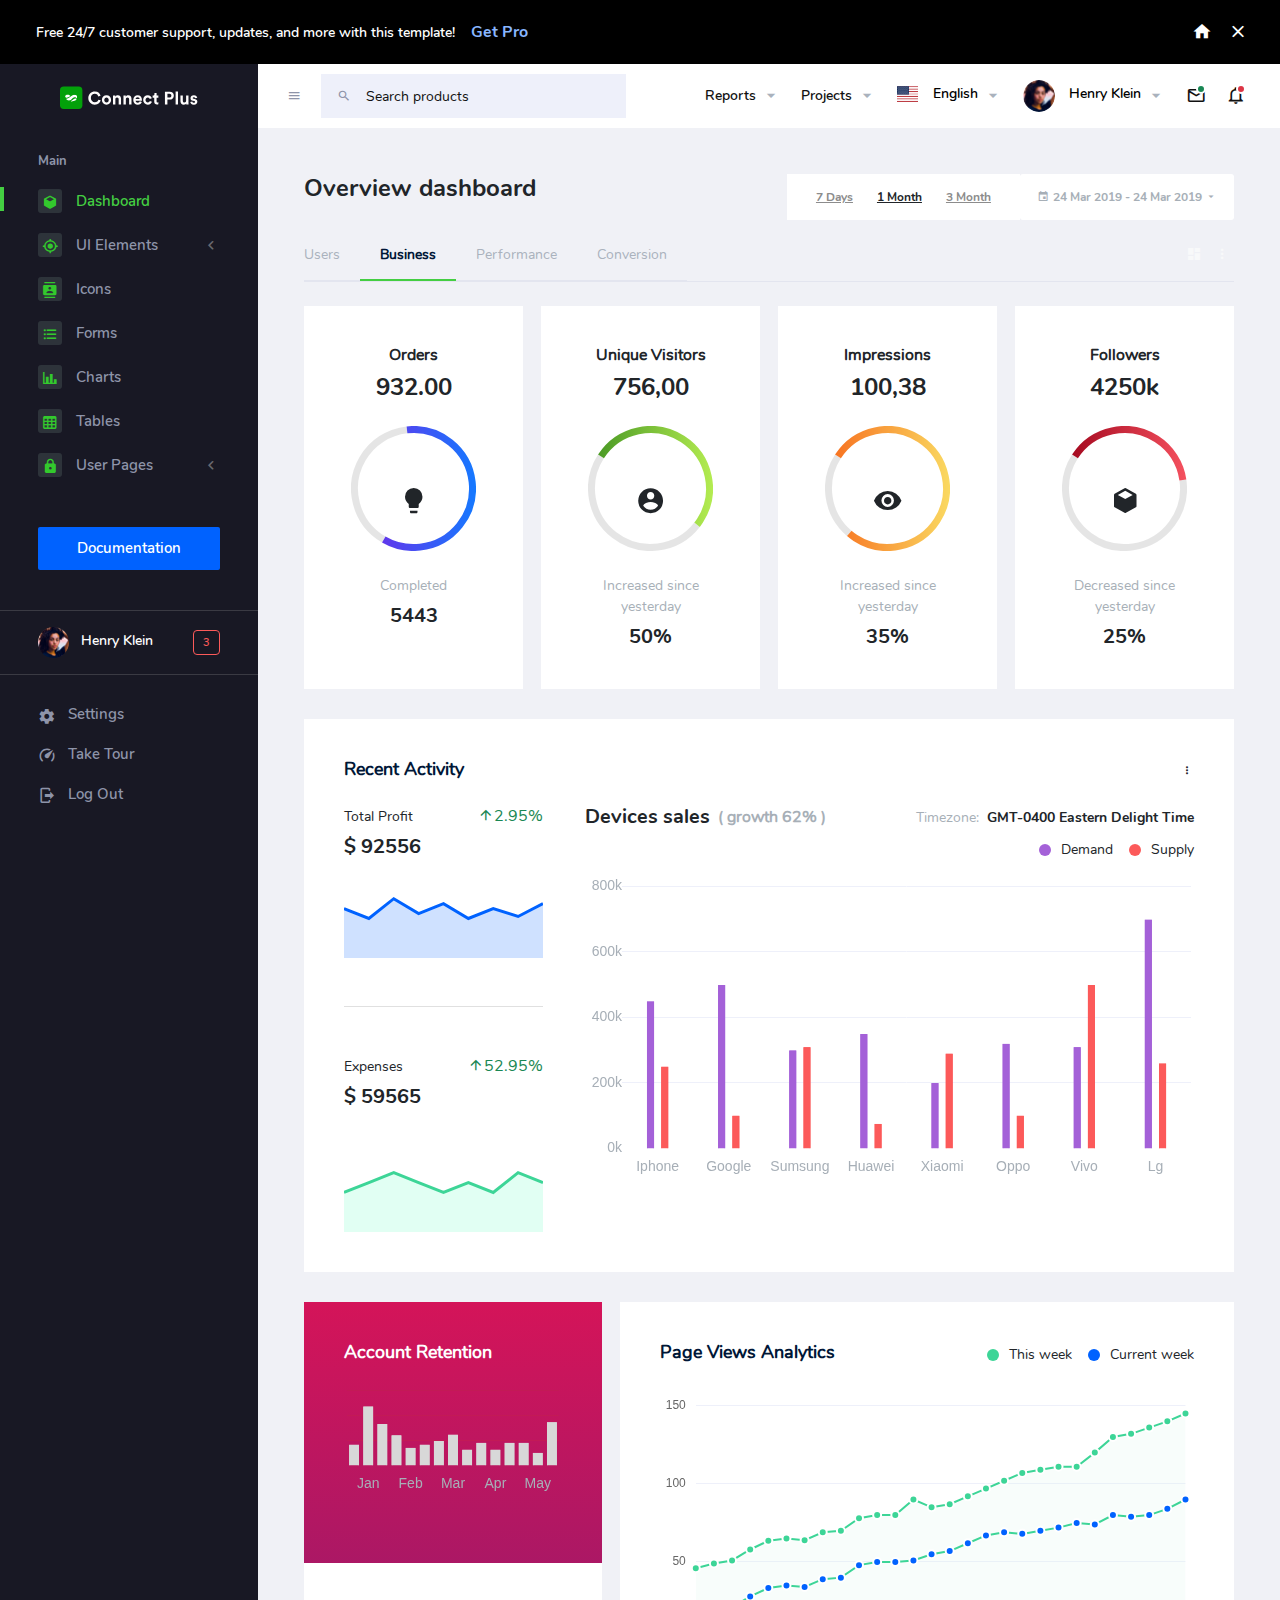
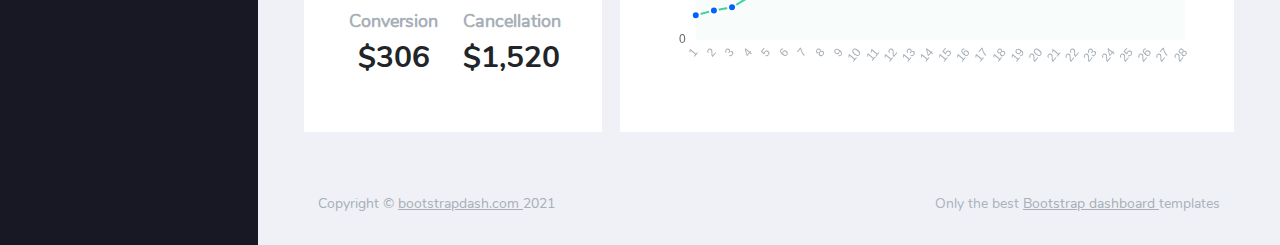
<file: WebApplication3/ConnectPlusAdmin-Free-Bootstrap-Admin-Template-master/template/index.html>
<!DOCTYPE html>
<html lang="en">
  <head>
    <!-- Required meta tags -->
    <meta charset="utf-8">
    <meta name="viewport" content="width=device-width, initial-scale=1, shrink-to-fit=no">
    <title>Connect Plus</title>
    <!-- plugins:css -->
    <link rel="stylesheet" href="assets/vendors/mdi/css/materialdesignicons.min.css">
    <link rel="stylesheet" href="assets/vendors/flag-icon-css/css/flag-icon.min.css">
    <link rel="stylesheet" href="assets/vendors/css/vendor.bundle.base.css">
    <!-- endinject -->
    <!-- Plugin css for this page -->
    <link rel="stylesheet" href="assets/vendors/font-awesome/css/font-awesome.min.css" />
    <link rel="stylesheet" href="assets/vendors/bootstrap-datepicker/bootstrap-datepicker.min.css">
    <!-- End plugin css for this page -->
    <!-- inject:css -->
    <!-- endinject -->
    <!-- Layout styles -->
    <link rel="stylesheet" href="assets/css/style.css">
    <!-- End layout styles -->
    <link rel="shortcut icon" href="assets/images/favicon.png" />
  </head>
  <body>
    <div class="container-scroller">
      <div class="row p-0 m-0 proBanner" id="proBanner">
        <div class="col-md-12 p-0 m-0">
          <div class="card-body card-body-padding d-flex align-items-center justify-content-between">
            <div class="ps-lg-1">
              <div class="d-flex align-items-center justify-content-between">
                <p class="mb-0 font-weight-medium me-3 buy-now-text">Free 24/7 customer support, updates, and more with this template!</p>
                <a href="https://www.bootstrapdash.com/product/connect-plus-bootstrap-admin-template/?utm_source=organic&utm_medium=banner&utm_campaign=buynow_demo" target="_blank" class="btn me-2 buy-now-btn border-0">Get Pro</a>
              </div>
            </div>
            <div class="d-flex align-items-center justify-content-between">
              <a href="https://www.bootstrapdash.com/product/connect-plus-bootstrap-admin-template/"><i class="mdi mdi-home me-3 text-white"></i></a>
              <button id="bannerClose" class="btn border-0 p-0">
                <i class="mdi mdi-close text-white me-0"></i>
              </button>
            </div>
          </div>
        </div>
      </div>
      <!-- partial:partials/_navbar.html -->
      <nav class="navbar default-layout-navbar col-lg-12 col-12 p-0 fixed-top d-flex flex-row">
        <div class="text-center navbar-brand-wrapper d-flex align-items-center justify-content-center">
          <a class="navbar-brand brand-logo" href="index.html"><img src="assets/images/logo.svg" alt="logo" /></a>
          <a class="navbar-brand brand-logo-mini" href="index.html"><img src="assets/images/logo-mini.svg" alt="logo" /></a>
        </div>
        <div class="navbar-menu-wrapper d-flex align-items-stretch">
          <button class="navbar-toggler navbar-toggler align-self-center" type="button" data-toggle="minimize">
            <span class="mdi mdi-menu"></span>
          </button>
          <div class="search-field d-none d-xl-block">
            <form class="d-flex align-items-center h-100" action="#">
              <div class="input-group">
                <div class="input-group-prepend bg-transparent">
                  <i class="input-group-text border-0 mdi mdi-magnify"></i>
                </div>
                <input type="text" class="form-control bg-transparent border-0" placeholder="Search products">
              </div>
            </form>
          </div>
          <ul class="navbar-nav navbar-nav-right">
            <li class="nav-item  dropdown d-none d-md-block">
              <a class="nav-link dropdown-toggle" id="reportDropdown" href="#" data-bs-toggle="dropdown" aria-expanded="false"> Reports </a>
              <div class="dropdown-menu navbar-dropdown" aria-labelledby="reportDropdown">
                <a class="dropdown-item" href="#">
                  <i class="mdi mdi-file-pdf me-2"></i>PDF </a>
                <div class="dropdown-divider"></div>
                <a class="dropdown-item" href="#">
                  <i class="mdi mdi-file-excel me-2"></i>Excel </a>
                <div class="dropdown-divider"></div>
                <a class="dropdown-item" href="#">
                  <i class="mdi mdi-file-word me-2"></i>doc </a>
              </div>
            </li>
            <li class="nav-item  dropdown d-none d-md-block">
              <a class="nav-link dropdown-toggle" id="projectDropdown" href="#" data-bs-toggle="dropdown" aria-expanded="false"> Projects </a>
              <div class="dropdown-menu navbar-dropdown" aria-labelledby="projectDropdown">
                <a class="dropdown-item" href="#">
                  <i class="mdi mdi-eye-outline me-2"></i>View Project </a>
                <div class="dropdown-divider"></div>
                <a class="dropdown-item" href="#">
                  <i class="mdi mdi-pencil-outline me-2"></i>Edit Project </a>
              </div>
            </li>
            <li class="nav-item nav-language dropdown d-none d-md-block">
              <a class="nav-link dropdown-toggle" id="languageDropdown" href="#" data-bs-toggle="dropdown" aria-expanded="false">
                <div class="nav-language-icon">
                  <i class="flag-icon flag-icon-us" title="us" id="us"></i>
                </div>
                <div class="nav-language-text">
                  <p class="mb-1 text-black">English</p>
                </div>
              </a>
              <div class="dropdown-menu navbar-dropdown" aria-labelledby="languageDropdown">
                <a class="dropdown-item" href="#">
                  <div class="nav-language-icon me-2">
                    <i class="flag-icon flag-icon-ae" title="ae" id="ae"></i>
                  </div>
                  <div class="nav-language-text">
                    <p class="mb-1 text-black">Arabic</p>
                  </div>
                </a>
                <div class="dropdown-divider"></div>
                <a class="dropdown-item" href="#">
                  <div class="nav-language-icon me-2">
                    <i class="flag-icon flag-icon-gb" title="GB" id="gb"></i>
                  </div>
                  <div class="nav-language-text">
                    <p class="mb-1 text-black">English</p>
                  </div>
                </a>
              </div>
            </li>
            <li class="nav-item nav-profile dropdown">
              <a class="nav-link dropdown-toggle" id="profileDropdown" href="#" data-bs-toggle="dropdown" aria-expanded="false">
                <div class="nav-profile-img">
                  <img src="assets/images/faces/face28.png" alt="image">
                </div>
                <div class="nav-profile-text">
                  <p class="mb-1 text-black">Henry Klein</p>
                </div>
              </a>
              <div class="dropdown-menu navbar-dropdown dropdown-menu-right p-0 border-0 font-size-sm" aria-labelledby="profileDropdown" data-x-placement="bottom-end">
                <div class="p-3 text-center bg-primary">
                  <img class="img-avatar img-avatar48 img-avatar-thumb" src="assets/images/faces/face28.png" alt="">
                </div>
                <div class="p-2">
                  <h5 class="dropdown-header text-uppercase ps-2 text-dark">User Options</h5>
                  <a class="dropdown-item py-1 d-flex align-items-center justify-content-between" href="#">
                    <span>Inbox</span>
                    <span class="p-0">
                      <span class="badge badge-primary">3</span>
                      <i class="mdi mdi-email-open-outline ms-1"></i>
                    </span>
                  </a>
                  <a class="dropdown-item py-1 d-flex align-items-center justify-content-between" href="#">
                    <span>Profile</span>
                    <span class="p-0">
                      <span class="badge badge-success">1</span>
                      <i class="mdi mdi-account-outline ms-1"></i>
                    </span>
                  </a>
                  <a class="dropdown-item py-1 d-flex align-items-center justify-content-between" href="javascript:void(0)">
                    <span>Settings</span>
                    <i class="mdi mdi-settings"></i>
                  </a>
                  <div role="separator" class="dropdown-divider"></div>
                  <h5 class="dropdown-header text-uppercase  ps-2 text-dark mt-2">Actions</h5>
                  <a class="dropdown-item py-1 d-flex align-items-center justify-content-between" href="#">
                    <span>Lock Account</span>
                    <i class="mdi mdi-lock ms-1"></i>
                  </a>
                  <a class="dropdown-item py-1 d-flex align-items-center justify-content-between" href="#">
                    <span>Log Out</span>
                    <i class="mdi mdi-logout ms-1"></i>
                  </a>
                </div>
              </div>
            </li>
            <li class="nav-item dropdown">
              <a class="nav-link count-indicator dropdown-toggle" id="messageDropdown" href="#" data-bs-toggle="dropdown" aria-expanded="false">
                <i class="mdi mdi-email-outline"></i>
                <span class="count-symbol bg-success"></span>
              </a>
              <div class="dropdown-menu dropdown-menu-end navbar-dropdown preview-list" aria-labelledby="messageDropdown">
                <h6 class="p-3 mb-0 bg-primary text-white py-4">Messages</h6>
                <div class="dropdown-divider"></div>
                <a class="dropdown-item preview-item">
                  <div class="preview-thumbnail">
                    <img src="assets/images/faces/face4.jpg" alt="image" class="profile-pic">
                  </div>
                  <div class="preview-item-content d-flex align-items-start flex-column justify-content-center">
                    <h6 class="preview-subject ellipsis mb-1 font-weight-normal">Mark send you a message</h6>
                    <p class="text-gray mb-0"> 1 Minutes ago </p>
                  </div>
                </a>
                <div class="dropdown-divider"></div>
                <a class="dropdown-item preview-item">
                  <div class="preview-thumbnail">
                    <img src="assets/images/faces/face2.jpg" alt="image" class="profile-pic">
                  </div>
                  <div class="preview-item-content d-flex align-items-start flex-column justify-content-center">
                    <h6 class="preview-subject ellipsis mb-1 font-weight-normal">Cregh send you a message</h6>
                    <p class="text-gray mb-0"> 15 Minutes ago </p>
                  </div>
                </a>
                <div class="dropdown-divider"></div>
                <a class="dropdown-item preview-item">
                  <div class="preview-thumbnail">
                    <img src="assets/images/faces/face3.jpg" alt="image" class="profile-pic">
                  </div>
                  <div class="preview-item-content d-flex align-items-start flex-column justify-content-center">
                    <h6 class="preview-subject ellipsis mb-1 font-weight-normal">Profile picture updated</h6>
                    <p class="text-gray mb-0"> 18 Minutes ago </p>
                  </div>
                </a>
                <div class="dropdown-divider"></div>
                <h6 class="p-3 mb-0 text-center">4 new messages</h6>
              </div>
            </li>
            <li class="nav-item dropdown">
              <a class="nav-link count-indicator dropdown-toggle" id="notificationDropdown" href="#" data-bs-toggle="dropdown">
                <i class="mdi mdi-bell-outline"></i>
                <span class="count-symbol bg-danger"></span>
              </a>
              <div class="dropdown-menu dropdown-menu-end navbar-dropdown preview-list" aria-labelledby="notificationDropdown">
                <h6 class="p-3 mb-0 bg-primary text-white py-4">Notifications</h6>
                <div class="dropdown-divider"></div>
                <a class="dropdown-item preview-item">
                  <div class="preview-thumbnail">
                    <div class="preview-icon bg-success">
                      <i class="mdi mdi-calendar"></i>
                    </div>
                  </div>
                  <div class="preview-item-content d-flex align-items-start flex-column justify-content-center">
                    <h6 class="preview-subject font-weight-normal mb-1">Event today</h6>
                    <p class="text-gray ellipsis mb-0"> Just a reminder that you have an event today </p>
                  </div>
                </a>
                <div class="dropdown-divider"></div>
                <a class="dropdown-item preview-item">
                  <div class="preview-thumbnail">
                    <div class="preview-icon bg-warning">
                      <i class="mdi mdi-settings"></i>
                    </div>
                  </div>
                  <div class="preview-item-content d-flex align-items-start flex-column justify-content-center">
                    <h6 class="preview-subject font-weight-normal mb-1">Settings</h6>
                    <p class="text-gray ellipsis mb-0"> Update dashboard </p>
                  </div>
                </a>
                <div class="dropdown-divider"></div>
                <a class="dropdown-item preview-item">
                  <div class="preview-thumbnail">
                    <div class="preview-icon bg-info">
                      <i class="mdi mdi-link-variant"></i>
                    </div>
                  </div>
                  <div class="preview-item-content d-flex align-items-start flex-column justify-content-center">
                    <h6 class="preview-subject font-weight-normal mb-1">Launch Admin</h6>
                    <p class="text-gray ellipsis mb-0"> New admin wow! </p>
                  </div>
                </a>
                <div class="dropdown-divider"></div>
                <h6 class="p-3 mb-0 text-center">See all notifications</h6>
              </div>
            </li>
          </ul>
          <button class="navbar-toggler navbar-toggler-right d-lg-none align-self-center" type="button" data-toggle="offcanvas">
            <span class="mdi mdi-menu"></span>
          </button>
        </div>
      </nav>
      <!-- partial -->
      <div class="container-fluid page-body-wrapper">
        <!-- partial:partials/_sidebar.html -->
        <nav class="sidebar sidebar-offcanvas" id="sidebar">
          <ul class="nav">
            <li class="nav-item nav-category">Main</li>
            <li class="nav-item">
              <a class="nav-link" href="index.html">
                <span class="icon-bg"><i class="mdi mdi-cube menu-icon"></i></span>
                <span class="menu-title">Dashboard</span>
              </a>
            </li>
            <li class="nav-item">
              <a class="nav-link" data-bs-toggle="collapse" href="#ui-basic" aria-expanded="false" aria-controls="ui-basic">
                <span class="icon-bg"><i class="mdi mdi-crosshairs-gps menu-icon"></i></span>
                <span class="menu-title">UI Elements</span>
                <i class="menu-arrow"></i>
              </a>
              <div class="collapse" id="ui-basic">
                <ul class="nav flex-column sub-menu">
                  <li class="nav-item"> <a class="nav-link" href="pages/ui-features/buttons.html">Buttons</a></li>
                  <li class="nav-item"> <a class="nav-link" href="pages/ui-features/dropdowns.html">Dropdowns</a></li>
                  <li class="nav-item"> <a class="nav-link" href="pages/ui-features/typography.html">Typography</a></li>
                </ul>
              </div>
            </li>
            <li class="nav-item">
              <a class="nav-link" href="pages/icons/mdi.html">
                <span class="icon-bg"><i class="mdi mdi-contacts menu-icon"></i></span>
                <span class="menu-title">Icons</span>
              </a>
            </li>
            <li class="nav-item">
              <a class="nav-link" href="pages/forms/basic_elements.html">
                <span class="icon-bg"><i class="mdi mdi-format-list-bulleted menu-icon"></i></span>
                <span class="menu-title">Forms</span>
              </a>
            </li>
            <li class="nav-item">
              <a class="nav-link" href="pages/charts/chartjs.html">
                <span class="icon-bg"><i class="mdi mdi-chart-bar menu-icon"></i></span>
                <span class="menu-title">Charts</span>
              </a>
            </li>
            <li class="nav-item">
              <a class="nav-link" href="pages/tables/basic-table.html">
                <span class="icon-bg"><i class="mdi mdi-table-large menu-icon"></i></span>
                <span class="menu-title">Tables</span>
              </a>
            </li>
            <li class="nav-item">
              <a class="nav-link" data-bs-toggle="collapse" href="#auth" aria-expanded="false" aria-controls="auth">
                <span class="icon-bg"><i class="mdi mdi-lock menu-icon"></i></span>
                <span class="menu-title">User Pages</span>
                <i class="menu-arrow"></i>
              </a>
              <div class="collapse" id="auth">
                <ul class="nav flex-column sub-menu">
                  <li class="nav-item"> <a class="nav-link" href="pages/samples/blank-page.html"> Blank Page </a></li>
                  <li class="nav-item"> <a class="nav-link" href="pages/samples/login.html"> Login </a></li>
                  <li class="nav-item"> <a class="nav-link" href="pages/samples/register.html"> Register </a></li>
                  <li class="nav-item"> <a class="nav-link" href="pages/samples/error-404.html"> 404 </a></li>
                  <li class="nav-item"> <a class="nav-link" href="pages/samples/error-500.html"> 500 </a></li>
                </ul>
              </div>
            </li>
            <li class="nav-item documentation-link">
              <a class="nav-link" href="http://www.bootstrapdash.com/demo/connect-plus-free/jquery/documentation/documentation.html" target="_blank">
                <span class="icon-bg">
                  <i class="mdi mdi-file-document-box menu-icon"></i>
                </span>
                <span class="menu-title">Documentation</span>
              </a>
            </li>
            <li class="nav-item sidebar-user-actions">
              <div class="user-details">
                <div class="d-flex justify-content-between align-items-center">
                  <div>
                    <div class="d-flex align-items-center">
                      <div class="sidebar-profile-img">
                        <img src="assets/images/faces/face28.png" alt="image">
                      </div>
                      <div class="sidebar-profile-text">
                        <p class="mb-1">Henry Klein</p>
                      </div>
                    </div>
                  </div>
                  <div class="badge badge-danger">3</div>
                </div>
              </div>
            </li>
            <li class="nav-item sidebar-user-actions">
              <div class="sidebar-user-menu">
                <a href="#" class="nav-link"><i class="mdi mdi-settings menu-icon"></i>
                  <span class="menu-title">Settings</span>
                </a>
              </div>
            </li>
            <li class="nav-item sidebar-user-actions">
              <div class="sidebar-user-menu">
                <a href="#" class="nav-link"><i class="mdi mdi-speedometer menu-icon"></i>
                  <span class="menu-title">Take Tour</span></a>
              </div>
            </li>
            <li class="nav-item sidebar-user-actions">
              <div class="sidebar-user-menu">
                <a href="#" class="nav-link"><i class="mdi mdi-logout menu-icon"></i>
                  <span class="menu-title">Log Out</span></a>
              </div>
            </li>
          </ul>
        </nav>
        <!-- partial -->
        <div class="main-panel">
          <div class="content-wrapper">
            <div class="d-xl-flex justify-content-between align-items-start">
              <h2 class="text-dark font-weight-bold mb-2"> Overview dashboard </h2>
              <div class="d-sm-flex justify-content-xl-between align-items-center mb-2">
                <div class="btn-group bg-white p-3" role="group" aria-label="Basic example">
                  <button type="button" class="btn btn-link text-gray py-0 border-right">7 Days</button>
                  <button type="button" class="btn btn-link text-dark py-0 border-right">1 Month</button>
                  <button type="button" class="btn btn-link text-gray py-0">3 Month</button>
                </div>
                <div class="dropdown ms-0 ml-md-4 mt-2 mt-lg-0">
                  <button class="btn bg-white dropdown-toggle p-3 d-flex align-items-center" type="button" id="dropdownMenuButton1" data-bs-toggle="dropdown" aria-haspopup="true" aria-expanded="false"> <i class="mdi mdi-calendar me-1"></i>24 Mar 2019 - 24 Mar 2019 </button>
                  <div class="dropdown-menu dropdown-menu-right" aria-labelledby="dropdownMenuButton1">
                    <h6 class="dropdown-header">Settings</h6>
                    <a class="dropdown-item" href="#">Action</a>
                    <a class="dropdown-item" href="#">Another action</a>
                    <a class="dropdown-item" href="#">Something else here</a>
                    <div class="dropdown-divider"></div>
                    <a class="dropdown-item" href="#">Separated link</a>
                  </div>
                </div>
              </div>
            </div>
            <div class="row">
              <div class="col-md-12">
                <div class="d-sm-flex justify-content-between align-items-center transaparent-tab-border {">
                  <ul class="nav nav-tabs tab-transparent" role="tablist">
                    <li class="nav-item">
                      <a class="nav-link" id="home-tab" data-bs-toggle="tab" href="#" role="tab" aria-selected="true">Users</a>
                    </li>
                    <li class="nav-item">
                      <a class="nav-link active" id="business-tab" data-bs-toggle="tab" href="#business-1" role="tab" aria-selected="false">Business</a>
                    </li>
                    <li class="nav-item">
                      <a class="nav-link" id="performance-tab" data-bs-toggle="tab" href="#" role="tab" aria-selected="false">Performance</a>
                    </li>
                    <li class="nav-item">
                      <a class="nav-link" id="conversion-tab" data-bs-toggle="tab" href="#" role="tab" aria-selected="false">Conversion</a>
                    </li>
                  </ul>
                  <div class="d-md-block d-none">
                    <a href="#" class="text-light p-1"><i class="mdi mdi-view-dashboard"></i></a>
                    <a href="#" class="text-light p-1"><i class="mdi mdi-dots-vertical"></i></a>
                  </div>
                </div>
                <div class="tab-content tab-transparent-content">
                  <div class="tab-pane fade show active" id="business-1" role="tabpanel" aria-labelledby="business-tab">
                    <div class="row">
                      <div class="col-xl-3 col-lg-6 col-sm-6 grid-margin stretch-card">
                        <div class="card">
                          <div class="card-body text-center">
                            <h5 class="mb-2 text-dark font-weight-normal">Orders</h5>
                            <h2 class="mb-4 text-dark font-weight-bold">932.00</h2>
                            <div class="dashboard-progress dashboard-progress-1 d-flex align-items-center justify-content-center item-parent"><i class="mdi mdi-lightbulb icon-md absolute-center text-dark"></i></div>
                            <p class="mt-4 mb-0">Completed</p>
                            <h3 class="mb-0 font-weight-bold mt-2 text-dark">5443</h3>
                          </div>
                        </div>
                      </div>
                      <div class="col-xl-3 col-lg-6 col-sm-6 grid-margin stretch-card">
                        <div class="card">
                          <div class="card-body text-center">
                            <h5 class="mb-2 text-dark font-weight-normal">Unique Visitors</h5>
                            <h2 class="mb-4 text-dark font-weight-bold">756,00</h2>
                            <div class="dashboard-progress dashboard-progress-2 d-flex align-items-center justify-content-center item-parent"><i class="mdi mdi-account-circle icon-md absolute-center text-dark"></i></div>
                            <p class="mt-4 mb-0">Increased since yesterday</p>
                            <h3 class="mb-0 font-weight-bold mt-2 text-dark">50%</h3>
                          </div>
                        </div>
                      </div>
                      <div class="col-xl-3  col-lg-6 col-sm-6 grid-margin stretch-card">
                        <div class="card">
                          <div class="card-body text-center">
                            <h5 class="mb-2 text-dark font-weight-normal">Impressions</h5>
                            <h2 class="mb-4 text-dark font-weight-bold">100,38</h2>
                            <div class="dashboard-progress dashboard-progress-3 d-flex align-items-center justify-content-center item-parent"><i class="mdi mdi-eye icon-md absolute-center text-dark"></i></div>
                            <p class="mt-4 mb-0">Increased since yesterday</p>
                            <h3 class="mb-0 font-weight-bold mt-2 text-dark">35%</h3>
                          </div>
                        </div>
                      </div>
                      <div class="col-xl-3 col-lg-6 col-sm-6 grid-margin stretch-card">
                        <div class="card">
                          <div class="card-body text-center">
                            <h5 class="mb-2 text-dark font-weight-normal">Followers</h5>
                            <h2 class="mb-4 text-dark font-weight-bold">4250k</h2>
                            <div class="dashboard-progress dashboard-progress-4 d-flex align-items-center justify-content-center item-parent"><i class="mdi mdi-cube icon-md absolute-center text-dark"></i></div>
                            <p class="mt-4 mb-0">Decreased since yesterday</p>
                            <h3 class="mb-0 font-weight-bold mt-2 text-dark">25%</h3>
                          </div>
                        </div>
                      </div>
                    </div>
                    <div class="row">
                      <div class="col-12 grid-margin">
                        <div class="card">
                          <div class="card-body">
                            <div class="row">
                              <div class="col-sm-12">
                                <div class="d-flex justify-content-between align-items-center mb-4">
                                  <h4 class="card-title mb-0">Recent Activity</h4>
                                  <div class="dropdown dropdown-arrow-none">
                                    <button class="btn p-0 text-dark dropdown-toggle" type="button" id="dropdownMenuIconButton1" data-bs-toggle="dropdown" aria-haspopup="true" aria-expanded="false">
                                      <i class="mdi mdi-dots-vertical"></i>
                                    </button>
                                    <div class="dropdown-menu dropdown-menu-right" aria-labelledby="dropdownMenuIconButton1">
                                      <h6 class="dropdown-header">Settings</h6>
                                      <a class="dropdown-item" href="#">Action</a>
                                      <a class="dropdown-item" href="#">Another action</a>
                                      <a class="dropdown-item" href="#">Something else here</a>
                                      <div class="dropdown-divider"></div>
                                      <a class="dropdown-item" href="#">Separated link</a>
                                    </div>
                                  </div>
                                </div>
                              </div>
                              <div class="col-lg-3 col-sm-4 grid-margin  grid-margin-lg-0">
                                <div class="wrapper pb-5 border-bottom">
                                  <div class="text-wrapper d-flex align-items-center justify-content-between mb-2">
                                    <p class="mb-0 text-dark">Total Profit</p>
                                    <span class="text-success"><i class="mdi mdi-arrow-up"></i>2.95%</span>
                                  </div>
                                  <h3 class="mb-0 text-dark font-weight-bold">$ 92556</h3>
                                  <canvas id="total-profit"></canvas>
                                </div>
                                <div class="wrapper pt-5">
                                  <div class="text-wrapper d-flex align-items-center justify-content-between mb-2">
                                    <p class="mb-0 text-dark">Expenses</p>
                                    <span class="text-success"><i class="mdi mdi-arrow-up"></i>52.95%</span>
                                  </div>
                                  <h3 class="mb-4 text-dark font-weight-bold">$ 59565</h3>
                                  <canvas id="total-expences"></canvas>
                                </div>
                              </div>
                              <div class="col-lg-9 col-sm-8 grid-margin  grid-margin-lg-0">
                                <div class="ps-0 ps-lg-4 ">
                                  <div class="d-xl-flex justify-content-between align-items-center mb-2">
                                    <div class="d-lg-flex align-items-center mb-lg-2 mb-xl-0">
                                      <h3 class="text-dark font-weight-bold me-2 mb-0">Devices sales</h3>
                                      <h5 class="mb-0">( growth 62% )</h5>
                                    </div>
                                    <div class="d-lg-flex">
                                      <p class="me-2 mb-0">Timezone:</p>
                                      <p class="text-dark font-weight-bold mb-0">GMT-0400 Eastern Delight Time</p>
                                    </div>
                                  </div>
                                  <div class="graph-custom-legend clearfix" id="device-sales-legend"></div>
                                  <canvas id="device-sales"></canvas>
                                </div>
                              </div>
                            </div>
                          </div>
                        </div>
                      </div>
                    </div>
                    <div class="row">
                      <div class="col-sm-4 grid-margin stretch-card">
                        <div class="card card-danger-gradient">
                          <div class="card-body mb-4">
                            <h4 class="card-title text-white">Account Retention</h4>
                            <canvas id="account-retension"></canvas>
                          </div>
                          <div class="card-body bg-white pt-4">
                            <div class="row pt-4">
                              <div class="col-sm-6">
                                <div class="text-center border-right border-md-0">
                                  <h4>Conversion</h4>
                                  <h1 class="text-dark font-weight-bold mb-md-3">$306</h1>
                                </div>
                              </div>
                              <div class="col-sm-6">
                                <div class="text-center">
                                  <h4>Cancellation</h4>
                                  <h1 class="text-dark font-weight-bold">$1,520</h1>
                                </div>
                              </div>
                            </div>
                          </div>
                        </div>
                      </div>
                      <div class="col-sm-8  grid-margin stretch-card">
                        <div class="card">
                          <div class="card-body">
                            <div class="d-xl-flex justify-content-between mb-2">
                              <h4 class="card-title">Page views analytics</h4>
                              <div class="graph-custom-legend primary-dot" id="pageViewAnalyticLengend"></div>
                            </div>
                            <canvas id="page-view-analytic"></canvas>
                          </div>
                        </div>
                      </div>
                    </div>
                  </div>
                </div>
              </div>
            </div>
          </div>
          <!-- content-wrapper ends -->
          <!-- partial:partials/_footer.html -->
          <footer class="footer">
            <div class="footer-inner-wraper">
              <div class="d-sm-flex justify-content-center justify-content-sm-between py-2">
                <span class="text-muted text-center text-sm-left d-block d-sm-inline-block">Copyright © <a href="https://www.bootstrapdash.com/" target="_blank">bootstrapdash.com </a>2021</span>
                <span class="float-none float-sm-right d-block mt-1 mt-sm-0 text-center">Only the best <a href="https://www.bootstrapdash.com/" target="_blank"> Bootstrap dashboard </a> templates</span>
              </div>
            </div>
          </footer>
          <!-- partial -->
        </div>
        <!-- main-panel ends -->
      </div>
      <!-- page-body-wrapper ends -->
    </div>
    <!-- container-scroller -->
    <!-- plugins:js -->
    <script src="assets/vendors/js/vendor.bundle.base.js"></script>
    <!-- endinject -->
    <!-- Plugin js for this page -->
    <script src="assets/vendors/chart.js/Chart.min.js"></script>
    <script src="assets/vendors/jquery-circle-progress/js/circle-progress.min.js"></script>
    <script src="assets/js/jquery.cookie.js" type="text/javascript"></script>
    <!-- End plugin js for this page -->
    <!-- inject:js -->
    <script src="assets/js/off-canvas.js"></script>
    <script src="assets/js/hoverable-collapse.js"></script>
    <script src="assets/js/misc.js"></script>
    <!-- endinject -->
    <!-- Custom js for this page -->
    <script src="assets/js/dashboard.js"></script>
    <!-- End custom js for this page -->
  </body>
</html>
</file>
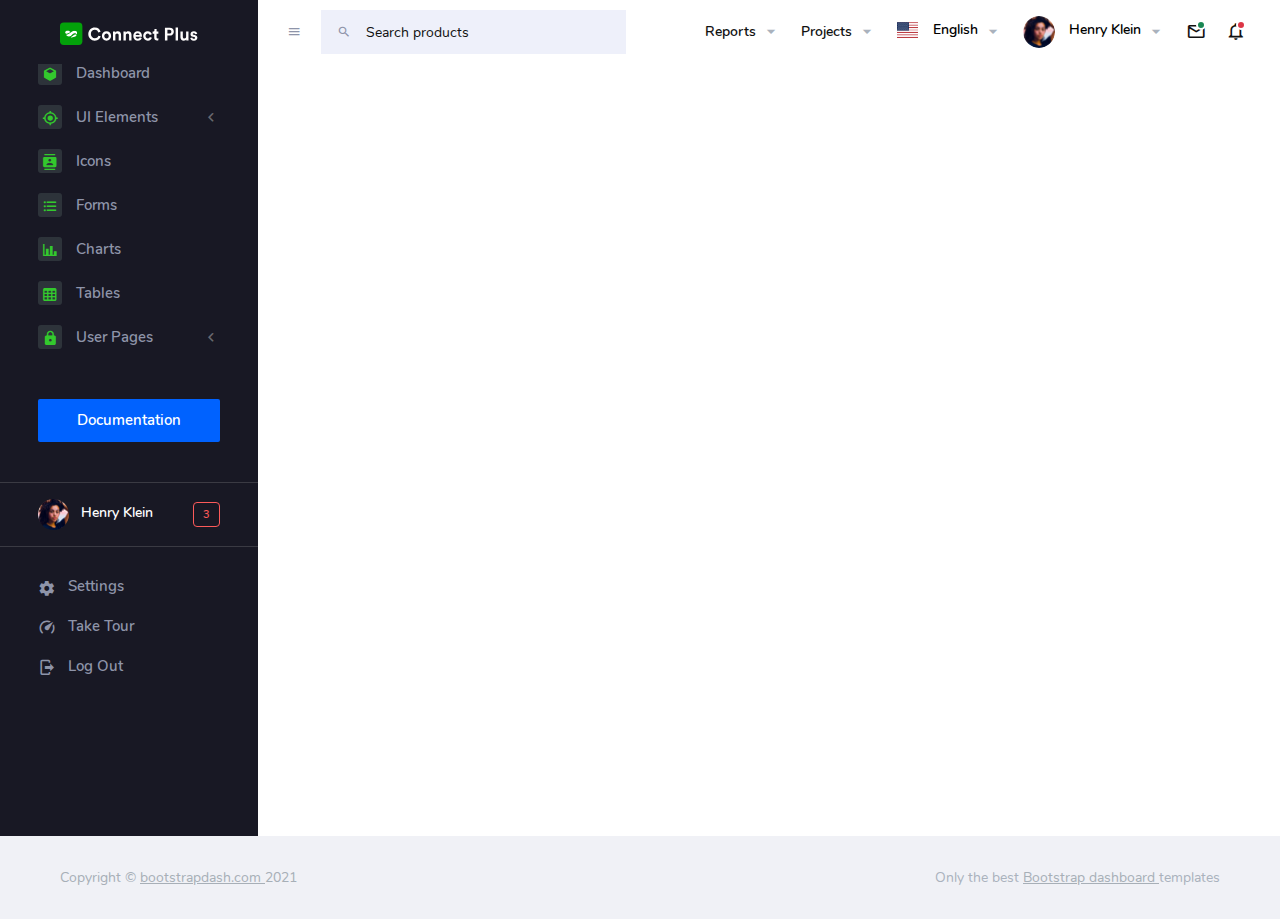
<file: WebApplication3/ConnectPlusAdmin-Free-Bootstrap-Admin-Template-master/template/partials/test.html>
﻿<!DOCTYPE html>
<html>
<head>
    <link href="https://cdn.jsdelivr.net/npm/bootstrap@5.1.3/dist/css/bootstrap.min.css" rel="stylesheet" integrity="sha384-1BmE4kWBq78iYhFldvKuhfTAU6auU8tT94WrHftjDbrCEXSU1oBoqyl2QvZ6jIW3" crossorigin="anonymous">
    <script src="https://cdn.jsdelivr.net/npm/bootstrap@5.1.3/dist/js/bootstrap.bundle.min.js" integrity="sha384-ka7Sk0Gln4gmtz2MlQnikT1wXgYsOg+OMhuP+IlRH9sENBO0LRn5q+8nbTov4+1p" crossorigin="anonymous"></script>
    <script src="https://cdn.jsdelivr.net/npm/@popperjs/core@2.10.2/dist/umd/popper.min.js" integrity="sha384-7+zCNj/IqJ95wo16oMtfsKbZ9ccEh31eOz1HGyDuCQ6wgnyJNSYdrPa03rtR1zdB" crossorigin="anonymous"></script>
    <script src="https://cdn.jsdelivr.net/npm/bootstrap@5.1.3/dist/js/bootstrap.min.js" integrity="sha384-QJHtvGhmr9XOIpI6YVutG+2QOK9T+ZnN4kzFN1RtK3zEFEIsxhlmWl5/YESvpZ13" crossorigin="anonymous"></script>
    <script src="https://ajax.googleapis.com/ajax/libs/jquery/3.5.1/jquery.min.js"></script>
    <meta charset="utf-8" />
    <title></title>

</head>
<body>
    <div id="custom_header"></div>

    <div id="custom_body"></div>

    <div id="custom_footer"></div>

    <script>

        $(function(){
          $("#custom_header").load("_navbar.html");
          $("#custom_body").load("_sidebar.html");
          $("#custom_footer").load("_footer.html");
        });
    </script>
</body>
</html>
</file>
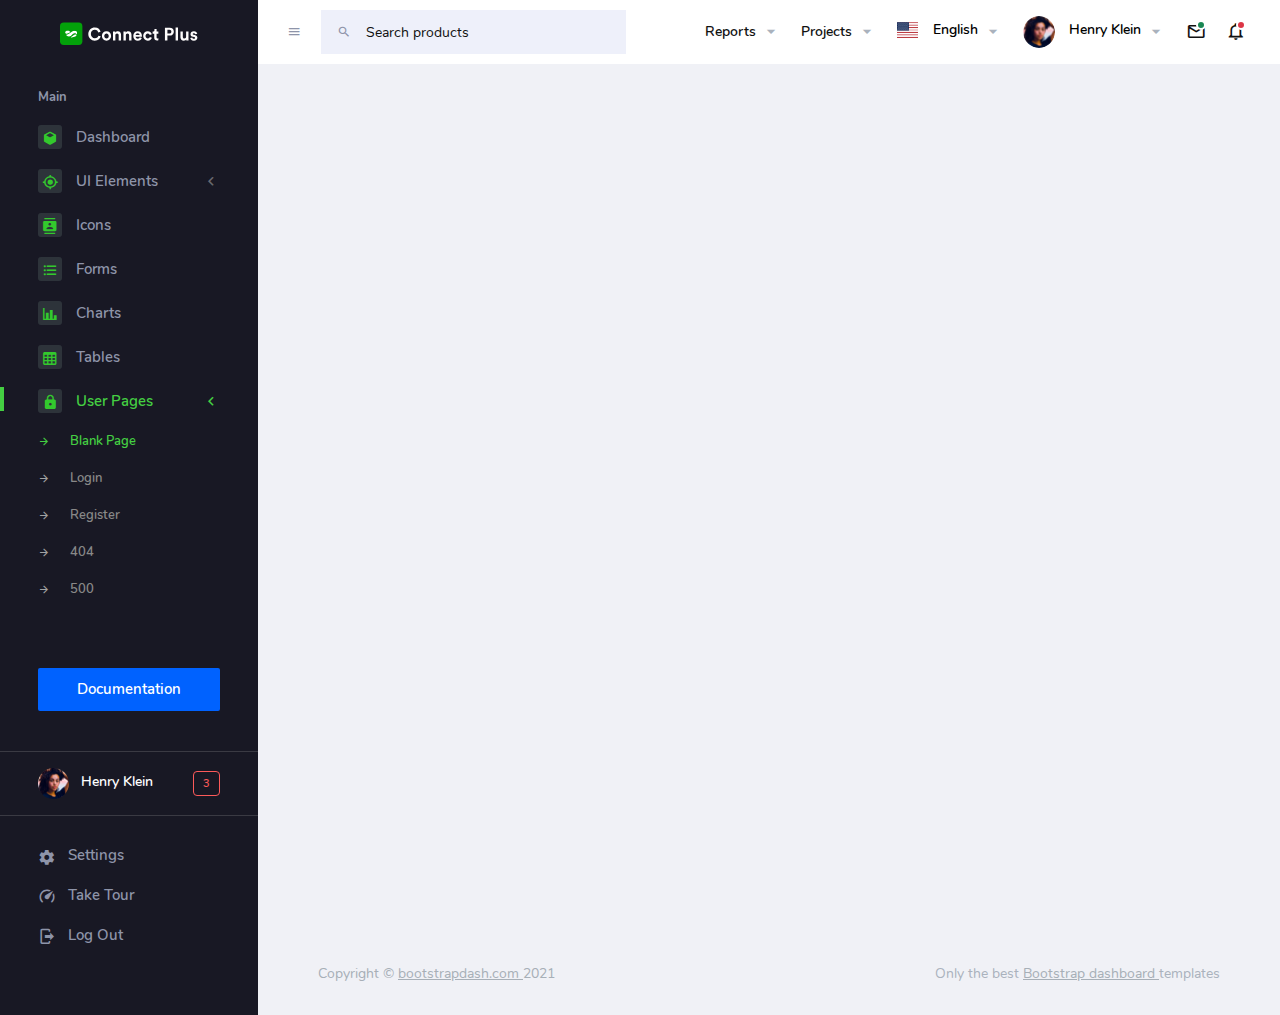
<file: WebApplication3/ConnectPlusAdmin-Free-Bootstrap-Admin-Template-master/template/pages/samples/blank-page.html>
<!DOCTYPE html>
<html lang="en">
  <head>
    <!-- Required meta tags -->
    <meta charset="utf-8">
    <meta name="viewport" content="width=device-width, initial-scale=1, shrink-to-fit=no">
    <title>Connect Plus</title>
    <!-- plugins:css -->
    <link rel="stylesheet" href="../../assets/vendors/mdi/css/materialdesignicons.min.css">
    <link rel="stylesheet" href="../../assets/vendors/flag-icon-css/css/flag-icon.min.css">
    <link rel="stylesheet" href="../../assets/vendors/css/vendor.bundle.base.css">
    <!-- endinject -->
    <!-- Plugin css for this page -->
    <!-- End plugin css for this page -->
    <!-- inject:css -->
    <!-- endinject -->
    <!-- Layout styles -->
    <link rel="stylesheet" href="../../assets/css/style.css">
    <!-- End layout styles -->
    <link rel="shortcut icon" href="../../assets/images/favicon.png" />
  </head>
  <body>
    <div class="container-scroller">
      <!-- partial:../../partials/_navbar.html -->
      <nav class="navbar default-layout-navbar col-lg-12 col-12 p-0 fixed-top d-flex flex-row">
        <div class="text-center navbar-brand-wrapper d-flex align-items-center justify-content-center">
          <a class="navbar-brand brand-logo" href="../../index.html"><img src="../../assets/images/logo.svg" alt="logo" /></a>
          <a class="navbar-brand brand-logo-mini" href="../../index.html"><img src="../../assets/images/logo-mini.svg" alt="logo" /></a>
        </div>
        <div class="navbar-menu-wrapper d-flex align-items-stretch">
          <button class="navbar-toggler navbar-toggler align-self-center" type="button" data-toggle="minimize">
            <span class="mdi mdi-menu"></span>
          </button>
          <div class="search-field d-none d-xl-block">
            <form class="d-flex align-items-center h-100" action="#">
              <div class="input-group">
                <div class="input-group-prepend bg-transparent">
                  <i class="input-group-text border-0 mdi mdi-magnify"></i>
                </div>
                <input type="text" class="form-control bg-transparent border-0" placeholder="Search products">
              </div>
            </form>
          </div>
          <ul class="navbar-nav navbar-nav-right">
            <li class="nav-item  dropdown d-none d-md-block">
              <a class="nav-link dropdown-toggle" id="reportDropdown" href="#" data-bs-toggle="dropdown" aria-expanded="false"> Reports </a>
              <div class="dropdown-menu navbar-dropdown" aria-labelledby="reportDropdown">
                <a class="dropdown-item" href="#">
                  <i class="mdi mdi-file-pdf me-2"></i>PDF </a>
                <div class="dropdown-divider"></div>
                <a class="dropdown-item" href="#">
                  <i class="mdi mdi-file-excel me-2"></i>Excel </a>
                <div class="dropdown-divider"></div>
                <a class="dropdown-item" href="#">
                  <i class="mdi mdi-file-word me-2"></i>doc </a>
              </div>
            </li>
            <li class="nav-item  dropdown d-none d-md-block">
              <a class="nav-link dropdown-toggle" id="projectDropdown" href="#" data-bs-toggle="dropdown" aria-expanded="false"> Projects </a>
              <div class="dropdown-menu navbar-dropdown" aria-labelledby="projectDropdown">
                <a class="dropdown-item" href="#">
                  <i class="mdi mdi-eye-outline me-2"></i>View Project </a>
                <div class="dropdown-divider"></div>
                <a class="dropdown-item" href="#">
                  <i class="mdi mdi-pencil-outline me-2"></i>Edit Project </a>
              </div>
            </li>
            <li class="nav-item nav-language dropdown d-none d-md-block">
              <a class="nav-link dropdown-toggle" id="languageDropdown" href="#" data-bs-toggle="dropdown" aria-expanded="false">
                <div class="nav-language-icon">
                  <i class="flag-icon flag-icon-us" title="us" id="us"></i>
                </div>
                <div class="nav-language-text">
                  <p class="mb-1 text-black">English</p>
                </div>
              </a>
              <div class="dropdown-menu navbar-dropdown" aria-labelledby="languageDropdown">
                <a class="dropdown-item" href="#">
                  <div class="nav-language-icon me-2">
                    <i class="flag-icon flag-icon-ae" title="ae" id="ae"></i>
                  </div>
                  <div class="nav-language-text">
                    <p class="mb-1 text-black">Arabic</p>
                  </div>
                </a>
                <div class="dropdown-divider"></div>
                <a class="dropdown-item" href="#">
                  <div class="nav-language-icon me-2">
                    <i class="flag-icon flag-icon-gb" title="GB" id="gb"></i>
                  </div>
                  <div class="nav-language-text">
                    <p class="mb-1 text-black">English</p>
                  </div>
                </a>
              </div>
            </li>
            <li class="nav-item nav-profile dropdown">
              <a class="nav-link dropdown-toggle" id="profileDropdown" href="#" data-bs-toggle="dropdown" aria-expanded="false">
                <div class="nav-profile-img">
                  <img src="../../assets/images/faces/face28.png" alt="image">
                </div>
                <div class="nav-profile-text">
                  <p class="mb-1 text-black">Henry Klein</p>
                </div>
              </a>
              <div class="dropdown-menu navbar-dropdown dropdown-menu-right p-0 border-0 font-size-sm" aria-labelledby="profileDropdown" data-x-placement="bottom-end">
                <div class="p-3 text-center bg-primary">
                  <img class="img-avatar img-avatar48 img-avatar-thumb" src="../../assets/images/faces/face28.png" alt="">
                </div>
                <div class="p-2">
                  <h5 class="dropdown-header text-uppercase ps-2 text-dark">User Options</h5>
                  <a class="dropdown-item py-1 d-flex align-items-center justify-content-between" href="#">
                    <span>Inbox</span>
                    <span class="p-0">
                      <span class="badge badge-primary">3</span>
                      <i class="mdi mdi-email-open-outline ms-1"></i>
                    </span>
                  </a>
                  <a class="dropdown-item py-1 d-flex align-items-center justify-content-between" href="#">
                    <span>Profile</span>
                    <span class="p-0">
                      <span class="badge badge-success">1</span>
                      <i class="mdi mdi-account-outline ms-1"></i>
                    </span>
                  </a>
                  <a class="dropdown-item py-1 d-flex align-items-center justify-content-between" href="javascript:void(0)">
                    <span>Settings</span>
                    <i class="mdi mdi-settings"></i>
                  </a>
                  <div role="separator" class="dropdown-divider"></div>
                  <h5 class="dropdown-header text-uppercase  ps-2 text-dark mt-2">Actions</h5>
                  <a class="dropdown-item py-1 d-flex align-items-center justify-content-between" href="#">
                    <span>Lock Account</span>
                    <i class="mdi mdi-lock ms-1"></i>
                  </a>
                  <a class="dropdown-item py-1 d-flex align-items-center justify-content-between" href="#">
                    <span>Log Out</span>
                    <i class="mdi mdi-logout ms-1"></i>
                  </a>
                </div>
              </div>
            </li>
            <li class="nav-item dropdown">
              <a class="nav-link count-indicator dropdown-toggle" id="messageDropdown" href="#" data-bs-toggle="dropdown" aria-expanded="false">
                <i class="mdi mdi-email-outline"></i>
                <span class="count-symbol bg-success"></span>
              </a>
              <div class="dropdown-menu dropdown-menu-end navbar-dropdown preview-list" aria-labelledby="messageDropdown">
                <h6 class="p-3 mb-0 bg-primary text-white py-4">Messages</h6>
                <div class="dropdown-divider"></div>
                <a class="dropdown-item preview-item">
                  <div class="preview-thumbnail">
                    <img src="../../assets/images/faces/face4.jpg" alt="image" class="profile-pic">
                  </div>
                  <div class="preview-item-content d-flex align-items-start flex-column justify-content-center">
                    <h6 class="preview-subject ellipsis mb-1 font-weight-normal">Mark send you a message</h6>
                    <p class="text-gray mb-0"> 1 Minutes ago </p>
                  </div>
                </a>
                <div class="dropdown-divider"></div>
                <a class="dropdown-item preview-item">
                  <div class="preview-thumbnail">
                    <img src="../../assets/images/faces/face2.jpg" alt="image" class="profile-pic">
                  </div>
                  <div class="preview-item-content d-flex align-items-start flex-column justify-content-center">
                    <h6 class="preview-subject ellipsis mb-1 font-weight-normal">Cregh send you a message</h6>
                    <p class="text-gray mb-0"> 15 Minutes ago </p>
                  </div>
                </a>
                <div class="dropdown-divider"></div>
                <a class="dropdown-item preview-item">
                  <div class="preview-thumbnail">
                    <img src="../../assets/images/faces/face3.jpg" alt="image" class="profile-pic">
                  </div>
                  <div class="preview-item-content d-flex align-items-start flex-column justify-content-center">
                    <h6 class="preview-subject ellipsis mb-1 font-weight-normal">Profile picture updated</h6>
                    <p class="text-gray mb-0"> 18 Minutes ago </p>
                  </div>
                </a>
                <div class="dropdown-divider"></div>
                <h6 class="p-3 mb-0 text-center">4 new messages</h6>
              </div>
            </li>
            <li class="nav-item dropdown">
              <a class="nav-link count-indicator dropdown-toggle" id="notificationDropdown" href="#" data-bs-toggle="dropdown">
                <i class="mdi mdi-bell-outline"></i>
                <span class="count-symbol bg-danger"></span>
              </a>
              <div class="dropdown-menu dropdown-menu-end navbar-dropdown preview-list" aria-labelledby="notificationDropdown">
                <h6 class="p-3 mb-0 bg-primary text-white py-4">Notifications</h6>
                <div class="dropdown-divider"></div>
                <a class="dropdown-item preview-item">
                  <div class="preview-thumbnail">
                    <div class="preview-icon bg-success">
                      <i class="mdi mdi-calendar"></i>
                    </div>
                  </div>
                  <div class="preview-item-content d-flex align-items-start flex-column justify-content-center">
                    <h6 class="preview-subject font-weight-normal mb-1">Event today</h6>
                    <p class="text-gray ellipsis mb-0"> Just a reminder that you have an event today </p>
                  </div>
                </a>
                <div class="dropdown-divider"></div>
                <a class="dropdown-item preview-item">
                  <div class="preview-thumbnail">
                    <div class="preview-icon bg-warning">
                      <i class="mdi mdi-settings"></i>
                    </div>
                  </div>
                  <div class="preview-item-content d-flex align-items-start flex-column justify-content-center">
                    <h6 class="preview-subject font-weight-normal mb-1">Settings</h6>
                    <p class="text-gray ellipsis mb-0"> Update dashboard </p>
                  </div>
                </a>
                <div class="dropdown-divider"></div>
                <a class="dropdown-item preview-item">
                  <div class="preview-thumbnail">
                    <div class="preview-icon bg-info">
                      <i class="mdi mdi-link-variant"></i>
                    </div>
                  </div>
                  <div class="preview-item-content d-flex align-items-start flex-column justify-content-center">
                    <h6 class="preview-subject font-weight-normal mb-1">Launch Admin</h6>
                    <p class="text-gray ellipsis mb-0"> New admin wow! </p>
                  </div>
                </a>
                <div class="dropdown-divider"></div>
                <h6 class="p-3 mb-0 text-center">See all notifications</h6>
              </div>
            </li>
          </ul>
          <button class="navbar-toggler navbar-toggler-right d-lg-none align-self-center" type="button" data-toggle="offcanvas">
            <span class="mdi mdi-menu"></span>
          </button>
        </div>
      </nav>
      <!-- partial -->
      <div class="container-fluid page-body-wrapper">
        <!-- partial:../../partials/_sidebar.html -->
        <nav class="sidebar sidebar-offcanvas" id="sidebar">
          <ul class="nav">
            <li class="nav-item nav-category">Main</li>
            <li class="nav-item">
              <a class="nav-link" href="../../index.html">
                <span class="icon-bg"><i class="mdi mdi-cube menu-icon"></i></span>
                <span class="menu-title">Dashboard</span>
              </a>
            </li>
            <li class="nav-item">
              <a class="nav-link" data-bs-toggle="collapse" href="#ui-basic" aria-expanded="false" aria-controls="ui-basic">
                <span class="icon-bg"><i class="mdi mdi-crosshairs-gps menu-icon"></i></span>
                <span class="menu-title">UI Elements</span>
                <i class="menu-arrow"></i>
              </a>
              <div class="collapse" id="ui-basic">
                <ul class="nav flex-column sub-menu">
                  <li class="nav-item"> <a class="nav-link" href="../../pages/ui-features/buttons.html">Buttons</a></li>
                  <li class="nav-item"> <a class="nav-link" href="../../pages/ui-features/dropdowns.html">Dropdowns</a></li>
                  <li class="nav-item"> <a class="nav-link" href="../../pages/ui-features/typography.html">Typography</a></li>
                </ul>
              </div>
            </li>
            <li class="nav-item">
              <a class="nav-link" href="../../pages/icons/mdi.html">
                <span class="icon-bg"><i class="mdi mdi-contacts menu-icon"></i></span>
                <span class="menu-title">Icons</span>
              </a>
            </li>
            <li class="nav-item">
              <a class="nav-link" href="../../pages/forms/basic_elements.html">
                <span class="icon-bg"><i class="mdi mdi-format-list-bulleted menu-icon"></i></span>
                <span class="menu-title">Forms</span>
              </a>
            </li>
            <li class="nav-item">
              <a class="nav-link" href="../../pages/charts/chartjs.html">
                <span class="icon-bg"><i class="mdi mdi-chart-bar menu-icon"></i></span>
                <span class="menu-title">Charts</span>
              </a>
            </li>
            <li class="nav-item">
              <a class="nav-link" href="../../pages/tables/basic-table.html">
                <span class="icon-bg"><i class="mdi mdi-table-large menu-icon"></i></span>
                <span class="menu-title">Tables</span>
              </a>
            </li>
            <li class="nav-item">
              <a class="nav-link" data-bs-toggle="collapse" href="#auth" aria-expanded="false" aria-controls="auth">
                <span class="icon-bg"><i class="mdi mdi-lock menu-icon"></i></span>
                <span class="menu-title">User Pages</span>
                <i class="menu-arrow"></i>
              </a>
              <div class="collapse" id="auth">
                <ul class="nav flex-column sub-menu">
                  <li class="nav-item"> <a class="nav-link" href="../../pages/samples/blank-page.html"> Blank Page </a></li>
                  <li class="nav-item"> <a class="nav-link" href="../../pages/samples/login.html"> Login </a></li>
                  <li class="nav-item"> <a class="nav-link" href="../../pages/samples/register.html"> Register </a></li>
                  <li class="nav-item"> <a class="nav-link" href="../../pages/samples/error-404.html"> 404 </a></li>
                  <li class="nav-item"> <a class="nav-link" href="../../pages/samples/error-500.html"> 500 </a></li>
                </ul>
              </div>
            </li>
            <li class="nav-item documentation-link">
              <a class="nav-link" href="http://www.bootstrapdash.com/demo/connect-plus-free/jquery/documentation/documentation.html" target="_blank">
                <span class="icon-bg">
                  <i class="mdi mdi-file-document-box menu-icon"></i>
                </span>
                <span class="menu-title">Documentation</span>
              </a>
            </li>
            <li class="nav-item sidebar-user-actions">
              <div class="user-details">
                <div class="d-flex justify-content-between align-items-center">
                  <div>
                    <div class="d-flex align-items-center">
                      <div class="sidebar-profile-img">
                        <img src="../../assets/images/faces/face28.png" alt="image">
                      </div>
                      <div class="sidebar-profile-text">
                        <p class="mb-1">Henry Klein</p>
                      </div>
                    </div>
                  </div>
                  <div class="badge badge-danger">3</div>
                </div>
              </div>
            </li>
            <li class="nav-item sidebar-user-actions">
              <div class="sidebar-user-menu">
                <a href="#" class="nav-link"><i class="mdi mdi-settings menu-icon"></i>
                  <span class="menu-title">Settings</span>
                </a>
              </div>
            </li>
            <li class="nav-item sidebar-user-actions">
              <div class="sidebar-user-menu">
                <a href="#" class="nav-link"><i class="mdi mdi-speedometer menu-icon"></i>
                  <span class="menu-title">Take Tour</span></a>
              </div>
            </li>
            <li class="nav-item sidebar-user-actions">
              <div class="sidebar-user-menu">
                <a href="#" class="nav-link"><i class="mdi mdi-logout menu-icon"></i>
                  <span class="menu-title">Log Out</span></a>
              </div>
            </li>
          </ul>
        </nav>
        <!-- partial -->
        <div class="main-panel">
          <div class="content-wrapper">
          </div>
          <!-- content-wrapper ends -->
          <!-- partial:../../partials/_footer.html -->
          <footer class="footer">
            <div class="footer-inner-wraper">
              <div class="d-sm-flex justify-content-center justify-content-sm-between py-2">
                <span class="text-muted text-center text-sm-left d-block d-sm-inline-block">Copyright © <a href="https://www.bootstrapdash.com/" target="_blank">bootstrapdash.com </a>2021</span>
                <span class="float-none float-sm-right d-block mt-1 mt-sm-0 text-center">Only the best <a href="https://www.bootstrapdash.com/" target="_blank"> Bootstrap dashboard </a> templates</span>
              </div>
            </div>
          </footer>
          <!-- partial -->
        </div>
        <!-- main-panel ends -->
      </div>
      <!-- page-body-wrapper ends -->
    </div>
    <!-- container-scroller -->
    <!-- plugins:js -->
    <script src="../../assets/vendors/js/vendor.bundle.base.js"></script>
    <!-- endinject -->
    <!-- Plugin js for this page -->
    <!-- End plugin js for this page -->
    <!-- inject:js -->
    <script src="../../assets/js/off-canvas.js"></script>
    <script src="../../assets/js/hoverable-collapse.js"></script>
    <script src="../../assets/js/misc.js"></script>
    <!-- endinject -->
    <!-- Custom js for this page -->
    <!-- End custom js for this page -->
  </body>
</html>
</file>
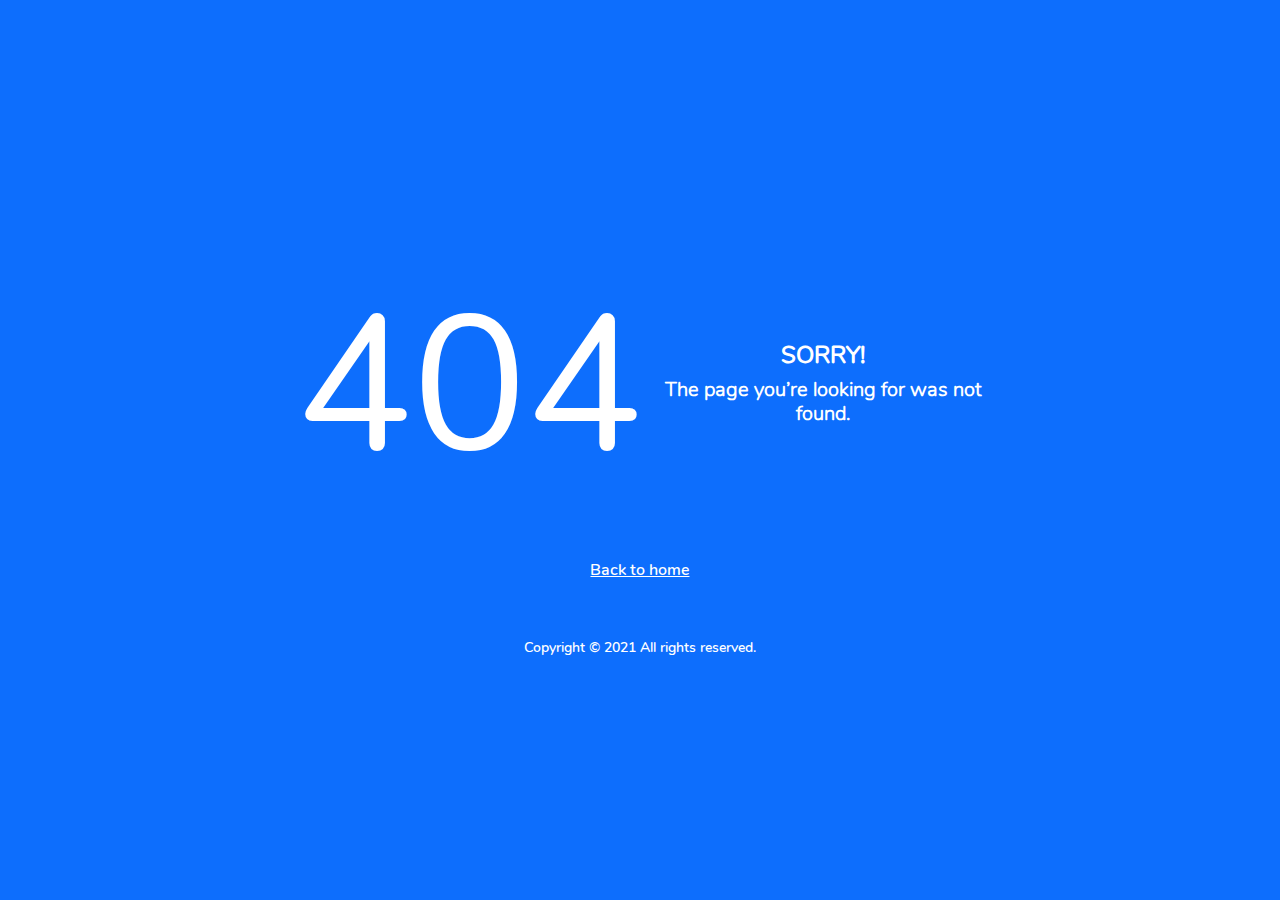
<file: WebApplication3/ConnectPlusAdmin-Free-Bootstrap-Admin-Template-master/template/pages/samples/error-404.html>
<!DOCTYPE html>
<html lang="en">
  <head>
    <!-- Required meta tags -->
    <meta charset="utf-8">
    <meta name="viewport" content="width=device-width, initial-scale=1, shrink-to-fit=no">
    <title>Connect Plus</title>
    <!-- plugins:css -->
    <link rel="stylesheet" href="../../assets/vendors/mdi/css/materialdesignicons.min.css">
    <link rel="stylesheet" href="../../assets/vendors/flag-icon-css/css/flag-icon.min.css">
    <link rel="stylesheet" href="../../assets/vendors/css/vendor.bundle.base.css">
    <!-- endinject -->
    <!-- Plugin css for this page -->
    <!-- End Plugin css for this page -->
    <!-- inject:css -->
    <!-- endinject -->
    <!-- Layout styles -->
    <link rel="stylesheet" href="../../assets/css/style.css">
    <!-- End layout styles -->
    <link rel="shortcut icon" href="../../assets/images/favicon.png" />
  </head>
  <body>
    <div class="container-scroller">
      <div class="container-fluid page-body-wrapper full-page-wrapper">
        <div class="content-wrapper d-flex align-items-center text-center error-page bg-primary">
          <div class="row flex-grow">
            <div class="col-lg-7 mx-auto text-white">
              <div class="row align-items-center d-flex flex-row">
                <div class="col-lg-6 text-lg-right pr-lg-4">
                  <h1 class="display-1 mb-0">404</h1>
                </div>
                <div class="col-lg-6 error-page-divider text-lg-left ps-lg-4">
                  <h2>SORRY!</h2>
                  <h3 class="font-weight-light">The page you’re looking for was not found.</h3>
                </div>
              </div>
              <div class="row mt-5">
                <div class="col-12 text-center mt-xl-2">
                  <a class="text-white font-weight-medium" href="../../index.html">Back to home</a>
                </div>
              </div>
              <div class="row mt-5">
                <div class="col-12 mt-xl-2">
                  <p class="text-white font-weight-medium text-center">Copyright &copy; 2021 All rights reserved.</p>
                </div>
              </div>
            </div>
          </div>
        </div>
        <!-- content-wrapper ends -->
      </div>
      <!-- page-body-wrapper ends -->
    </div>
    <!-- container-scroller -->
    <!-- plugins:js -->
    <script src="../../assets/vendors/js/vendor.bundle.base.js"></script>
    <!-- endinject -->
    <!-- Plugin js for this page -->
    <!-- End plugin js for this page -->
    <!-- inject:js -->
    <script src="../../assets/js/off-canvas.js"></script>
    <script src="../../assets/js/hoverable-collapse.js"></script>
    <script src="../../assets/js/misc.js"></script>
    <!-- endinject -->
  </body>
</html>
</file>
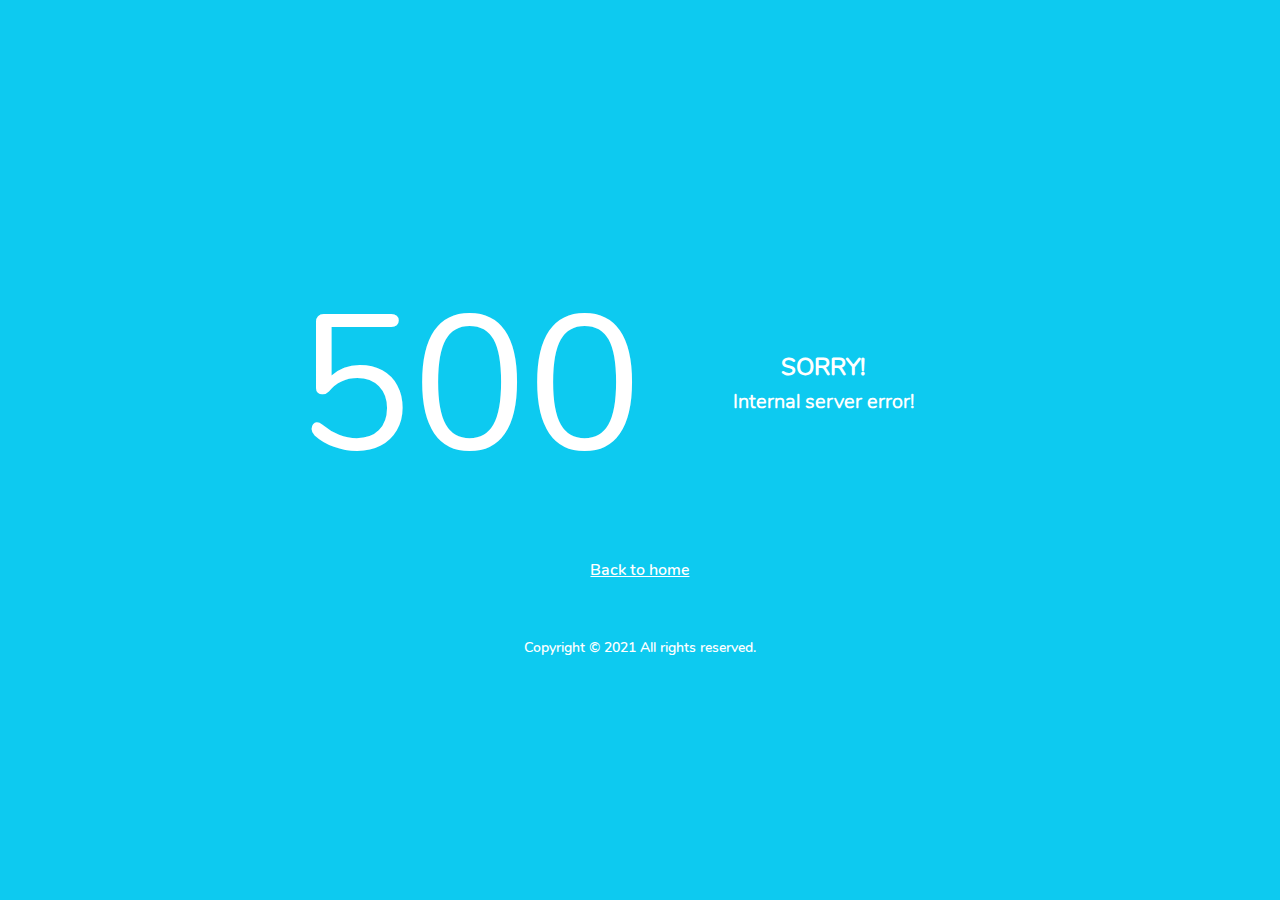
<file: WebApplication3/ConnectPlusAdmin-Free-Bootstrap-Admin-Template-master/template/pages/samples/error-500.html>
<!DOCTYPE html>
<html lang="en">
  <head>
    <!-- Required meta tags -->
    <meta charset="utf-8">
    <meta name="viewport" content="width=device-width, initial-scale=1, shrink-to-fit=no">
    <title>Connect Plus</title>
    <!-- plugins:css -->
    <link rel="stylesheet" href="../../assets/vendors/mdi/css/materialdesignicons.min.css">
    <link rel="stylesheet" href="../../assets/vendors/flag-icon-css/css/flag-icon.min.css">
    <link rel="stylesheet" href="../../assets/vendors/css/vendor.bundle.base.css">
    <!-- endinject -->
    <!-- Plugin css for this page -->
    <!-- End Plugin css for this page -->
    <!-- inject:css -->
    <!-- endinject -->
    <!-- Layout styles -->
    <link rel="stylesheet" href="../../assets/css/style.css">
    <!-- End layout styles -->
    <link rel="shortcut icon" href="../../assets/images/favicon.png" />
  </head>
  <body>
    <div class="container-scroller">
      <div class="container-fluid page-body-wrapper full-page-wrapper">
        <div class="content-wrapper d-flex align-items-center text-center error-page bg-info">
          <div class="row flex-grow">
            <div class="col-lg-7 mx-auto text-white">
              <div class="row align-items-center d-flex flex-row">
                <div class="col-lg-6 text-lg-right pr-lg-4">
                  <h1 class="display-1 mb-0">500</h1>
                </div>
                <div class="col-lg-6 error-page-divider text-lg-left ps-lg-4">
                  <h2>SORRY!</h2>
                  <h3 class="font-weight-light">Internal server error!</h3>
                </div>
              </div>
              <div class="row mt-5">
                <div class="col-12 text-center mt-xl-2">
                  <a class="text-white font-weight-medium" href="../../index.html">Back to home</a>
                </div>
              </div>
              <div class="row mt-5">
                <div class="col-12 mt-xl-2">
                  <p class="text-white font-weight-medium text-center">Copyright &copy; 2021 All rights reserved.</p>
                </div>
              </div>
            </div>
          </div>
        </div>
        <!-- content-wrapper ends -->
      </div>
      <!-- page-body-wrapper ends -->
    </div>
    <!-- container-scroller -->
    <!-- plugins:js -->
    <script src="../../assets/vendors/js/vendor.bundle.base.js"></script>
    <!-- endinject -->
    <!-- Plugin js for this page -->
    <!-- End plugin js for this page -->
    <!-- inject:js -->
    <script src="../../assets/js/off-canvas.js"></script>
    <script src="../../assets/js/hoverable-collapse.js"></script>
    <script src="../../assets/js/misc.js"></script>
    <!-- endinject -->
  </body>
</html>
</file>
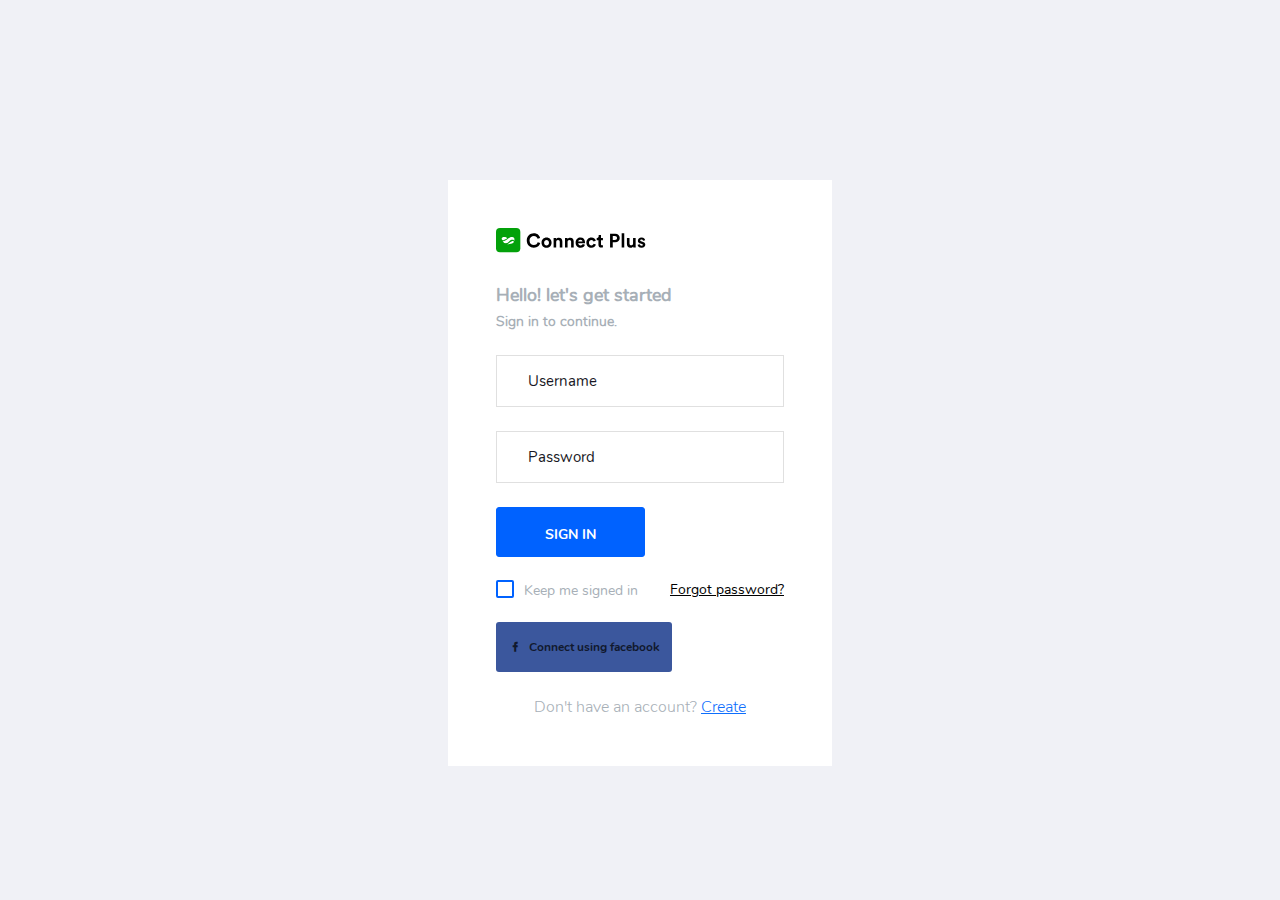
<file: WebApplication3/ConnectPlusAdmin-Free-Bootstrap-Admin-Template-master/template/pages/samples/login.html>
<!DOCTYPE html>
<html lang="en">
  <head>
    <!-- Required meta tags -->
    <meta charset="utf-8">
    <meta name="viewport" content="width=device-width, initial-scale=1, shrink-to-fit=no">
    <title>Connect Plus</title>
    <!-- plugins:css -->
    <link rel="stylesheet" href="../../assets/vendors/mdi/css/materialdesignicons.min.css">
    <link rel="stylesheet" href="../../assets/vendors/flag-icon-css/css/flag-icon.min.css">
    <link rel="stylesheet" href="../../assets/vendors/css/vendor.bundle.base.css">
    <!-- endinject -->
    <!-- Plugin css for this page -->
    <!-- End plugin css for this page -->
    <!-- inject:css -->
    <!-- endinject -->
    <!-- Layout styles -->
    <link rel="stylesheet" href="../../assets/css/style.css">
    <!-- End layout styles -->
    <link rel="shortcut icon" href="../../assets/images/favicon.png" />
  </head>
  <body>
    <div class="container-scroller">
      <div class="container-fluid page-body-wrapper full-page-wrapper">
        <div class="content-wrapper d-flex align-items-center auth">
          <div class="row flex-grow">
            <div class="col-lg-4 mx-auto">
              <div class="auth-form-light text-left p-5">
                <div class="brand-logo">
                  <img src="../../assets/images/logo-dark.svg">
                </div>
                <h4>Hello! let's get started</h4>
                <h6 class="font-weight-light">Sign in to continue.</h6>
                <form class="pt-3">
                  <div class="form-group">
                    <input type="email" class="form-control form-control-lg" id="exampleInputEmail1" placeholder="Username">
                  </div>
                  <div class="form-group">
                    <input type="password" class="form-control form-control-lg" id="exampleInputPassword1" placeholder="Password">
                  </div>
                  <div class="mt-3">
                    <a class="btn btn-block btn-primary btn-lg font-weight-medium auth-form-btn" href="../../index.html">SIGN IN</a>
                  </div>
                  <div class="my-2 d-flex justify-content-between align-items-center">
                    <div class="form-check">
                      <label class="form-check-label text-muted">
                        <input type="checkbox" class="form-check-input"> Keep me signed in </label>
                    </div>
                    <a href="#" class="auth-link text-black">Forgot password?</a>
                  </div>
                  <div class="mb-2">
                    <button type="button" class="btn btn-block btn-facebook auth-form-btn">
                      <i class="mdi mdi-facebook me-2"></i>Connect using facebook </button>
                  </div>
                  <div class="text-center mt-4 font-weight-light"> Don't have an account? <a href="register.html" class="text-primary">Create</a>
                  </div>
                </form>
              </div>
            </div>
          </div>
        </div>
        <!-- content-wrapper ends -->
      </div>
      <!-- page-body-wrapper ends -->
    </div>
    <!-- container-scroller -->
    <!-- plugins:js -->
    <script src="../../assets/vendors/js/vendor.bundle.base.js"></script>
    <!-- endinject -->
    <!-- Plugin js for this page -->
    <!-- End plugin js for this page -->
    <!-- inject:js -->
    <script src="../../assets/js/off-canvas.js"></script>
    <script src="../../assets/js/hoverable-collapse.js"></script>
    <script src="../../assets/js/misc.js"></script>
    <!-- endinject -->
  </body>
</html>
</file>
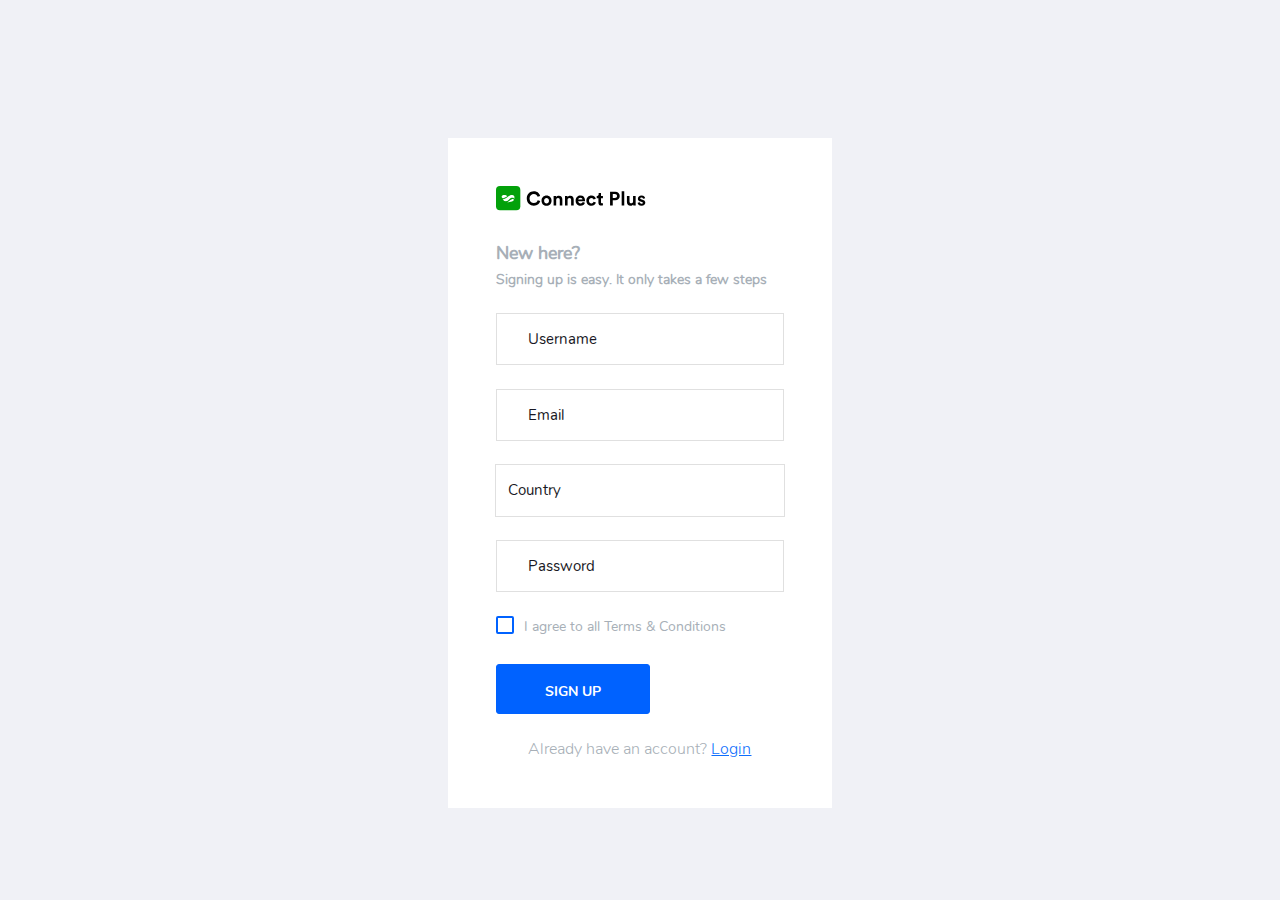
<file: WebApplication3/ConnectPlusAdmin-Free-Bootstrap-Admin-Template-master/template/pages/samples/register.html>
<!DOCTYPE html>
<html lang="en">
  <head>
    <!-- Required meta tags -->
    <meta charset="utf-8">
    <meta name="viewport" content="width=device-width, initial-scale=1, shrink-to-fit=no">
    <title>Connect Plus</title>
    <!-- plugins:css -->
    <link rel="stylesheet" href="../../assets/vendors/mdi/css/materialdesignicons.min.css">
    <link rel="stylesheet" href="../../assets/vendors/flag-icon-css/css/flag-icon.min.css">
    <link rel="stylesheet" href="../../assets/vendors/css/vendor.bundle.base.css">
    <!-- endinject -->
    <!-- Plugin css for this page -->
    <!-- End plugin css for this page -->
    <!-- inject:css -->
    <!-- endinject -->
    <!-- Layout styles -->
    <link rel="stylesheet" href="../../assets/css/style.css">
    <!-- End layout styles -->
    <link rel="shortcut icon" href="../../assets/images/favicon.png" />
  </head>
  <body>
    <div class="container-scroller">
      <div class="container-fluid page-body-wrapper full-page-wrapper">
        <div class="content-wrapper d-flex align-items-center auth">
          <div class="row flex-grow">
            <div class="col-lg-4 mx-auto">
              <div class="auth-form-light text-left p-5">
                <div class="brand-logo">
                  <img src="../../assets/images/logo-dark.svg">
                </div>
                <h4>New here?</h4>
                <h6 class="font-weight-light">Signing up is easy. It only takes a few steps</h6>
                <form class="pt-3">
                  <div class="form-group">
                    <input type="text" class="form-control form-control-lg" id="exampleInputUsername1" placeholder="Username">
                  </div>
                  <div class="form-group">
                    <input type="email" class="form-control form-control-lg" id="exampleInputEmail1" placeholder="Email">
                  </div>
                  <div class="form-group">
                    <select class="form-control form-control-lg" id="exampleFormControlSelect2">
                      <option>Country</option>
                      <option>United States of America</option>
                      <option>United Kingdom</option>
                      <option>India</option>
                      <option>Germany</option>
                      <option>Argentina</option>
                    </select>
                  </div>
                  <div class="form-group">
                    <input type="password" class="form-control form-control-lg" id="exampleInputPassword1" placeholder="Password">
                  </div>
                  <div class="mb-4">
                    <div class="form-check">
                      <label class="form-check-label text-muted">
                        <input type="checkbox" class="form-check-input"> I agree to all Terms & Conditions </label>
                    </div>
                  </div>
                  <div class="mt-3">
                    <a class="btn btn-block btn-primary btn-lg font-weight-medium auth-form-btn" href="../../index.html">SIGN UP</a>
                  </div>
                  <div class="text-center mt-4 font-weight-light"> Already have an account? <a href="login.html" class="text-primary">Login</a>
                  </div>
                </form>
              </div>
            </div>
          </div>
        </div>
        <!-- content-wrapper ends -->
      </div>
      <!-- page-body-wrapper ends -->
    </div>
    <!-- container-scroller -->
    <!-- plugins:js -->
    <script src="../../assets/vendors/js/vendor.bundle.base.js"></script>
    <!-- endinject -->
    <!-- Plugin js for this page -->
    <!-- End plugin js for this page -->
    <!-- inject:js -->
    <script src="../../assets/js/off-canvas.js"></script>
    <script src="../../assets/js/hoverable-collapse.js"></script>
    <script src="../../assets/js/misc.js"></script>
    <!-- endinject -->
  </body>
</html>
</file>
<file: WebApplication3/ConnectPlusAdmin-Free-Bootstrap-Admin-Template-master/template/assets/vendors/css/vendor.bundle.base.css>
/*
 * Container style
 */
.ps {
  overflow: hidden !important;
  overflow-anchor: none;
  -ms-overflow-style: none;
  touch-action: auto;
  -ms-touch-action: auto;
}

/*
 * Scrollbar rail styles
 */
.ps__rail-x {
  display: none;
  opacity: 0;
  transition: background-color .2s linear, opacity .2s linear;
  -webkit-transition: background-color .2s linear, opacity .2s linear;
  height: 15px;
  /* there must be 'bottom' or 'top' for ps__rail-x */
  bottom: 0px;
  /* please don't change 'position' */
  position: absolute;
}

.ps__rail-y {
  display: none;
  opacity: 0;
  transition: background-color .2s linear, opacity .2s linear;
  -webkit-transition: background-color .2s linear, opacity .2s linear;
  width: 15px;
  /* there must be 'right' or 'left' for ps__rail-y */
  right: 0;
  /* please don't change 'position' */
  position: absolute;
}

.ps--active-x > .ps__rail-x,
.ps--active-y > .ps__rail-y {
  display: block;
  background-color: transparent;
}

.ps:hover > .ps__rail-x,
.ps:hover > .ps__rail-y,
.ps--focus > .ps__rail-x,
.ps--focus > .ps__rail-y,
.ps--scrolling-x > .ps__rail-x,
.ps--scrolling-y > .ps__rail-y {
  opacity: 0.6;
}

.ps .ps__rail-x:hover,
.ps .ps__rail-y:hover,
.ps .ps__rail-x:focus,
.ps .ps__rail-y:focus,
.ps .ps__rail-x.ps--clicking,
.ps .ps__rail-y.ps--clicking {
  background-color: #eee;
  opacity: 0.9;
}

/*
 * Scrollbar thumb styles
 */
.ps__thumb-x {
  background-color: #aaa;
  border-radius: 6px;
  transition: background-color .2s linear, height .2s ease-in-out;
  -webkit-transition: background-color .2s linear, height .2s ease-in-out;
  height: 6px;
  /* there must be 'bottom' for ps__thumb-x */
  bottom: 2px;
  /* please don't change 'position' */
  position: absolute;
}

.ps__thumb-y {
  background-color: #aaa;
  border-radius: 6px;
  transition: background-color .2s linear, width .2s ease-in-out;
  -webkit-transition: background-color .2s linear, width .2s ease-in-out;
  width: 6px;
  /* there must be 'right' for ps__thumb-y */
  right: 2px;
  /* please don't change 'position' */
  position: absolute;
}

.ps__rail-x:hover > .ps__thumb-x,
.ps__rail-x:focus > .ps__thumb-x,
.ps__rail-x.ps--clicking .ps__thumb-x {
  background-color: #999;
  height: 11px;
}

.ps__rail-y:hover > .ps__thumb-y,
.ps__rail-y:focus > .ps__thumb-y,
.ps__rail-y.ps--clicking .ps__thumb-y {
  background-color: #999;
  width: 11px;
}

/* MS supports */
@supports (-ms-overflow-style: none) {
  .ps {
    overflow: auto !important;
  }
}

@media screen and (-ms-high-contrast: active), (-ms-high-contrast: none) {
  .ps {
    overflow: auto !important;
  }
}
</file>
<file: WebApplication3/ConnectPlusAdmin-Free-Bootstrap-Admin-Template-master/template/assets/vendors/flag-icon-css/css/flag-icon.min.css>
.flag-icon-background{background-size:contain;background-position:50%;background-repeat:no-repeat}.flag-icon{background-size:contain;background-position:50%;background-repeat:no-repeat;position:relative;display:inline-block;width:1.33333333em;line-height:1em}.flag-icon:before{content:'\00a0'}.flag-icon.flag-icon-squared{width:1em}.flag-icon-ad{background-image:url(../flags/4x3/ad.svg)}.flag-icon-ad.flag-icon-squared{background-image:url(../flags/1x1/ad.svg)}.flag-icon-ae{background-image:url(../flags/4x3/ae.svg)}.flag-icon-ae.flag-icon-squared{background-image:url(../flags/1x1/ae.svg)}.flag-icon-af{background-image:url(../flags/4x3/af.svg)}.flag-icon-af.flag-icon-squared{background-image:url(../flags/1x1/af.svg)}.flag-icon-ag{background-image:url(../flags/4x3/ag.svg)}.flag-icon-ag.flag-icon-squared{background-image:url(../flags/1x1/ag.svg)}.flag-icon-ai{background-image:url(../flags/4x3/ai.svg)}.flag-icon-ai.flag-icon-squared{background-image:url(../flags/1x1/ai.svg)}.flag-icon-al{background-image:url(../flags/4x3/al.svg)}.flag-icon-al.flag-icon-squared{background-image:url(../flags/1x1/al.svg)}.flag-icon-am{background-image:url(../flags/4x3/am.svg)}.flag-icon-am.flag-icon-squared{background-image:url(../flags/1x1/am.svg)}.flag-icon-ao{background-image:url(../flags/4x3/ao.svg)}.flag-icon-ao.flag-icon-squared{background-image:url(../flags/1x1/ao.svg)}.flag-icon-aq{background-image:url(../flags/4x3/aq.svg)}.flag-icon-aq.flag-icon-squared{background-image:url(../flags/1x1/aq.svg)}.flag-icon-ar{background-image:url(../flags/4x3/ar.svg)}.flag-icon-ar.flag-icon-squared{background-image:url(../flags/1x1/ar.svg)}.flag-icon-as{background-image:url(../flags/4x3/as.svg)}.flag-icon-as.flag-icon-squared{background-image:url(../flags/1x1/as.svg)}.flag-icon-at{background-image:url(../flags/4x3/at.svg)}.flag-icon-at.flag-icon-squared{background-image:url(../flags/1x1/at.svg)}.flag-icon-au{background-image:url(../flags/4x3/au.svg)}.flag-icon-au.flag-icon-squared{background-image:url(../flags/1x1/au.svg)}.flag-icon-aw{background-image:url(../flags/4x3/aw.svg)}.flag-icon-aw.flag-icon-squared{background-image:url(../flags/1x1/aw.svg)}.flag-icon-ax{background-image:url(../flags/4x3/ax.svg)}.flag-icon-ax.flag-icon-squared{background-image:url(../flags/1x1/ax.svg)}.flag-icon-az{background-image:url(../flags/4x3/az.svg)}.flag-icon-az.flag-icon-squared{background-image:url(../flags/1x1/az.svg)}.flag-icon-ba{background-image:url(../flags/4x3/ba.svg)}.flag-icon-ba.flag-icon-squared{background-image:url(../flags/1x1/ba.svg)}.flag-icon-bb{background-image:url(../flags/4x3/bb.svg)}.flag-icon-bb.flag-icon-squared{background-image:url(../flags/1x1/bb.svg)}.flag-icon-bd{background-image:url(../flags/4x3/bd.svg)}.flag-icon-bd.flag-icon-squared{background-image:url(../flags/1x1/bd.svg)}.flag-icon-be{background-image:url(../flags/4x3/be.svg)}.flag-icon-be.flag-icon-squared{background-image:url(../flags/1x1/be.svg)}.flag-icon-bf{background-image:url(../flags/4x3/bf.svg)}.flag-icon-bf.flag-icon-squared{background-image:url(../flags/1x1/bf.svg)}.flag-icon-bg{background-image:url(../flags/4x3/bg.svg)}.flag-icon-bg.flag-icon-squared{background-image:url(../flags/1x1/bg.svg)}.flag-icon-bh{background-image:url(../flags/4x3/bh.svg)}.flag-icon-bh.flag-icon-squared{background-image:url(../flags/1x1/bh.svg)}.flag-icon-bi{background-image:url(../flags/4x3/bi.svg)}.flag-icon-bi.flag-icon-squared{background-image:url(../flags/1x1/bi.svg)}.flag-icon-bj{background-image:url(../flags/4x3/bj.svg)}.flag-icon-bj.flag-icon-squared{background-image:url(../flags/1x1/bj.svg)}.flag-icon-bl{background-image:url(../flags/4x3/bl.svg)}.flag-icon-bl.flag-icon-squared{background-image:url(../flags/1x1/bl.svg)}.flag-icon-bm{background-image:url(../flags/4x3/bm.svg)}.flag-icon-bm.flag-icon-squared{background-image:url(../flags/1x1/bm.svg)}.flag-icon-bn{background-image:url(../flags/4x3/bn.svg)}.flag-icon-bn.flag-icon-squared{background-image:url(../flags/1x1/bn.svg)}.flag-icon-bo{background-image:url(../flags/4x3/bo.svg)}.flag-icon-bo.flag-icon-squared{background-image:url(../flags/1x1/bo.svg)}.flag-icon-bq{background-image:url(../flags/4x3/bq.svg)}.flag-icon-bq.flag-icon-squared{background-image:url(../flags/1x1/bq.svg)}.flag-icon-br{background-image:url(../flags/4x3/br.svg)}.flag-icon-br.flag-icon-squared{background-image:url(../flags/1x1/br.svg)}.flag-icon-bs{background-image:url(../flags/4x3/bs.svg)}.flag-icon-bs.flag-icon-squared{background-image:url(../flags/1x1/bs.svg)}.flag-icon-bt{background-image:url(../flags/4x3/bt.svg)}.flag-icon-bt.flag-icon-squared{background-image:url(../flags/1x1/bt.svg)}.flag-icon-bv{background-image:url(../flags/4x3/bv.svg)}.flag-icon-bv.flag-icon-squared{background-image:url(../flags/1x1/bv.svg)}.flag-icon-bw{background-image:url(../flags/4x3/bw.svg)}.flag-icon-bw.flag-icon-squared{background-image:url(../flags/1x1/bw.svg)}.flag-icon-by{background-image:url(../flags/4x3/by.svg)}.flag-icon-by.flag-icon-squared{background-image:url(../flags/1x1/by.svg)}.flag-icon-bz{background-image:url(../flags/4x3/bz.svg)}.flag-icon-bz.flag-icon-squared{background-image:url(../flags/1x1/bz.svg)}.flag-icon-ca{background-image:url(../flags/4x3/ca.svg)}.flag-icon-ca.flag-icon-squared{background-image:url(../flags/1x1/ca.svg)}.flag-icon-cc{background-image:url(../flags/4x3/cc.svg)}.flag-icon-cc.flag-icon-squared{background-image:url(../flags/1x1/cc.svg)}.flag-icon-cd{background-image:url(../flags/4x3/cd.svg)}.flag-icon-cd.flag-icon-squared{background-image:url(../flags/1x1/cd.svg)}.flag-icon-cf{background-image:url(../flags/4x3/cf.svg)}.flag-icon-cf.flag-icon-squared{background-image:url(../flags/1x1/cf.svg)}.flag-icon-cg{background-image:url(../flags/4x3/cg.svg)}.flag-icon-cg.flag-icon-squared{background-image:url(../flags/1x1/cg.svg)}.flag-icon-ch{background-image:url(../flags/4x3/ch.svg)}.flag-icon-ch.flag-icon-squared{background-image:url(../flags/1x1/ch.svg)}.flag-icon-ci{background-image:url(../flags/4x3/ci.svg)}.flag-icon-ci.flag-icon-squared{background-image:url(../flags/1x1/ci.svg)}.flag-icon-ck{background-image:url(../flags/4x3/ck.svg)}.flag-icon-ck.flag-icon-squared{background-image:url(../flags/1x1/ck.svg)}.flag-icon-cl{background-image:url(../flags/4x3/cl.svg)}.flag-icon-cl.flag-icon-squared{background-image:url(../flags/1x1/cl.svg)}.flag-icon-cm{background-image:url(../flags/4x3/cm.svg)}.flag-icon-cm.flag-icon-squared{background-image:url(../flags/1x1/cm.svg)}.flag-icon-cn{background-image:url(../flags/4x3/cn.svg)}.flag-icon-cn.flag-icon-squared{background-image:url(../flags/1x1/cn.svg)}.flag-icon-co{background-image:url(../flags/4x3/co.svg)}.flag-icon-co.flag-icon-squared{background-image:url(../flags/1x1/co.svg)}.flag-icon-cr{background-image:url(../flags/4x3/cr.svg)}.flag-icon-cr.flag-icon-squared{background-image:url(../flags/1x1/cr.svg)}.flag-icon-cu{background-image:url(../flags/4x3/cu.svg)}.flag-icon-cu.flag-icon-squared{background-image:url(../flags/1x1/cu.svg)}.flag-icon-cv{background-image:url(../flags/4x3/cv.svg)}.flag-icon-cv.flag-icon-squared{background-image:url(../flags/1x1/cv.svg)}.flag-icon-cw{background-image:url(../flags/4x3/cw.svg)}.flag-icon-cw.flag-icon-squared{background-image:url(../flags/1x1/cw.svg)}.flag-icon-cx{background-image:url(../flags/4x3/cx.svg)}.flag-icon-cx.flag-icon-squared{background-image:url(../flags/1x1/cx.svg)}.flag-icon-cy{background-image:url(../flags/4x3/cy.svg)}.flag-icon-cy.flag-icon-squared{background-image:url(../flags/1x1/cy.svg)}.flag-icon-cz{background-image:url(../flags/4x3/cz.svg)}.flag-icon-cz.flag-icon-squared{background-image:url(../flags/1x1/cz.svg)}.flag-icon-de{background-image:url(../flags/4x3/de.svg)}.flag-icon-de.flag-icon-squared{background-image:url(../flags/1x1/de.svg)}.flag-icon-dj{background-image:url(../flags/4x3/dj.svg)}.flag-icon-dj.flag-icon-squared{background-image:url(../flags/1x1/dj.svg)}.flag-icon-dk{background-image:url(../flags/4x3/dk.svg)}.flag-icon-dk.flag-icon-squared{background-image:url(../flags/1x1/dk.svg)}.flag-icon-dm{background-image:url(../flags/4x3/dm.svg)}.flag-icon-dm.flag-icon-squared{background-image:url(../flags/1x1/dm.svg)}.flag-icon-do{background-image:url(../flags/4x3/do.svg)}.flag-icon-do.flag-icon-squared{background-image:url(../flags/1x1/do.svg)}.flag-icon-dz{background-image:url(../flags/4x3/dz.svg)}.flag-icon-dz.flag-icon-squared{background-image:url(../flags/1x1/dz.svg)}.flag-icon-ec{background-image:url(../flags/4x3/ec.svg)}.flag-icon-ec.flag-icon-squared{background-image:url(../flags/1x1/ec.svg)}.flag-icon-ee{background-image:url(../flags/4x3/ee.svg)}.flag-icon-ee.flag-icon-squared{background-image:url(../flags/1x1/ee.svg)}.flag-icon-eg{background-image:url(../flags/4x3/eg.svg)}.flag-icon-eg.flag-icon-squared{background-image:url(../flags/1x1/eg.svg)}.flag-icon-eh{background-image:url(../flags/4x3/eh.svg)}.flag-icon-eh.flag-icon-squared{background-image:url(../flags/1x1/eh.svg)}.flag-icon-er{background-image:url(../flags/4x3/er.svg)}.flag-icon-er.flag-icon-squared{background-image:url(../flags/1x1/er.svg)}.flag-icon-es{background-image:url(../flags/4x3/es.svg)}.flag-icon-es.flag-icon-squared{background-image:url(../flags/1x1/es.svg)}.flag-icon-et{background-image:url(../flags/4x3/et.svg)}.flag-icon-et.flag-icon-squared{background-image:url(../flags/1x1/et.svg)}.flag-icon-fi{background-image:url(../flags/4x3/fi.svg)}.flag-icon-fi.flag-icon-squared{background-image:url(../flags/1x1/fi.svg)}.flag-icon-fj{background-image:url(../flags/4x3/fj.svg)}.flag-icon-fj.flag-icon-squared{background-image:url(../flags/1x1/fj.svg)}.flag-icon-fk{background-image:url(../flags/4x3/fk.svg)}.flag-icon-fk.flag-icon-squared{background-image:url(../flags/1x1/fk.svg)}.flag-icon-fm{background-image:url(../flags/4x3/fm.svg)}.flag-icon-fm.flag-icon-squared{background-image:url(../flags/1x1/fm.svg)}.flag-icon-fo{background-image:url(../flags/4x3/fo.svg)}.flag-icon-fo.flag-icon-squared{background-image:url(../flags/1x1/fo.svg)}.flag-icon-fr{background-image:url(../flags/4x3/fr.svg)}.flag-icon-fr.flag-icon-squared{background-image:url(../flags/1x1/fr.svg)}.flag-icon-ga{background-image:url(../flags/4x3/ga.svg)}.flag-icon-ga.flag-icon-squared{background-image:url(../flags/1x1/ga.svg)}.flag-icon-gb{background-image:url(../flags/4x3/gb.svg)}.flag-icon-gb.flag-icon-squared{background-image:url(../flags/1x1/gb.svg)}.flag-icon-gd{background-image:url(../flags/4x3/gd.svg)}.flag-icon-gd.flag-icon-squared{background-image:url(../flags/1x1/gd.svg)}.flag-icon-ge{background-image:url(../flags/4x3/ge.svg)}.flag-icon-ge.flag-icon-squared{background-image:url(../flags/1x1/ge.svg)}.flag-icon-gf{background-image:url(../flags/4x3/gf.svg)}.flag-icon-gf.flag-icon-squared{background-image:url(../flags/1x1/gf.svg)}.flag-icon-gg{background-image:url(../flags/4x3/gg.svg)}.flag-icon-gg.flag-icon-squared{background-image:url(../flags/1x1/gg.svg)}.flag-icon-gh{background-image:url(../flags/4x3/gh.svg)}.flag-icon-gh.flag-icon-squared{background-image:url(../flags/1x1/gh.svg)}.flag-icon-gi{background-image:url(../flags/4x3/gi.svg)}.flag-icon-gi.flag-icon-squared{background-image:url(../flags/1x1/gi.svg)}.flag-icon-gl{background-image:url(../flags/4x3/gl.svg)}.flag-icon-gl.flag-icon-squared{background-image:url(../flags/1x1/gl.svg)}.flag-icon-gm{background-image:url(../flags/4x3/gm.svg)}.flag-icon-gm.flag-icon-squared{background-image:url(../flags/1x1/gm.svg)}.flag-icon-gn{background-image:url(../flags/4x3/gn.svg)}.flag-icon-gn.flag-icon-squared{background-image:url(../flags/1x1/gn.svg)}.flag-icon-gp{background-image:url(../flags/4x3/gp.svg)}.flag-icon-gp.flag-icon-squared{background-image:url(../flags/1x1/gp.svg)}.flag-icon-gq{background-image:url(../flags/4x3/gq.svg)}.flag-icon-gq.flag-icon-squared{background-image:url(../flags/1x1/gq.svg)}.flag-icon-gr{background-image:url(../flags/4x3/gr.svg)}.flag-icon-gr.flag-icon-squared{background-image:url(../flags/1x1/gr.svg)}.flag-icon-gs{background-image:url(../flags/4x3/gs.svg)}.flag-icon-gs.flag-icon-squared{background-image:url(../flags/1x1/gs.svg)}.flag-icon-gt{background-image:url(../flags/4x3/gt.svg)}.flag-icon-gt.flag-icon-squared{background-image:url(../flags/1x1/gt.svg)}.flag-icon-gu{background-image:url(../flags/4x3/gu.svg)}.flag-icon-gu.flag-icon-squared{background-image:url(../flags/1x1/gu.svg)}.flag-icon-gw{background-image:url(../flags/4x3/gw.svg)}.flag-icon-gw.flag-icon-squared{background-image:url(../flags/1x1/gw.svg)}.flag-icon-gy{background-image:url(../flags/4x3/gy.svg)}.flag-icon-gy.flag-icon-squared{background-image:url(../flags/1x1/gy.svg)}.flag-icon-hk{background-image:url(../flags/4x3/hk.svg)}.flag-icon-hk.flag-icon-squared{background-image:url(../flags/1x1/hk.svg)}.flag-icon-hm{background-image:url(../flags/4x3/hm.svg)}.flag-icon-hm.flag-icon-squared{background-image:url(../flags/1x1/hm.svg)}.flag-icon-hn{background-image:url(../flags/4x3/hn.svg)}.flag-icon-hn.flag-icon-squared{background-image:url(../flags/1x1/hn.svg)}.flag-icon-hr{background-image:url(../flags/4x3/hr.svg)}.flag-icon-hr.flag-icon-squared{background-image:url(../flags/1x1/hr.svg)}.flag-icon-ht{background-image:url(../flags/4x3/ht.svg)}.flag-icon-ht.flag-icon-squared{background-image:url(../flags/1x1/ht.svg)}.flag-icon-hu{background-image:url(../flags/4x3/hu.svg)}.flag-icon-hu.flag-icon-squared{background-image:url(../flags/1x1/hu.svg)}.flag-icon-id{background-image:url(../flags/4x3/id.svg)}.flag-icon-id.flag-icon-squared{background-image:url(../flags/1x1/id.svg)}.flag-icon-ie{background-image:url(../flags/4x3/ie.svg)}.flag-icon-ie.flag-icon-squared{background-image:url(../flags/1x1/ie.svg)}.flag-icon-il{background-image:url(../flags/4x3/il.svg)}.flag-icon-il.flag-icon-squared{background-image:url(../flags/1x1/il.svg)}.flag-icon-im{background-image:url(../flags/4x3/im.svg)}.flag-icon-im.flag-icon-squared{background-image:url(../flags/1x1/im.svg)}.flag-icon-in{background-image:url(../flags/4x3/in.svg)}.flag-icon-in.flag-icon-squared{background-image:url(../flags/1x1/in.svg)}.flag-icon-io{background-image:url(../flags/4x3/io.svg)}.flag-icon-io.flag-icon-squared{background-image:url(../flags/1x1/io.svg)}.flag-icon-iq{background-image:url(../flags/4x3/iq.svg)}.flag-icon-iq.flag-icon-squared{background-image:url(../flags/1x1/iq.svg)}.flag-icon-ir{background-image:url(../flags/4x3/ir.svg)}.flag-icon-ir.flag-icon-squared{background-image:url(../flags/1x1/ir.svg)}.flag-icon-is{background-image:url(../flags/4x3/is.svg)}.flag-icon-is.flag-icon-squared{background-image:url(../flags/1x1/is.svg)}.flag-icon-it{background-image:url(../flags/4x3/it.svg)}.flag-icon-it.flag-icon-squared{background-image:url(../flags/1x1/it.svg)}.flag-icon-je{background-image:url(../flags/4x3/je.svg)}.flag-icon-je.flag-icon-squared{background-image:url(../flags/1x1/je.svg)}.flag-icon-jm{background-image:url(../flags/4x3/jm.svg)}.flag-icon-jm.flag-icon-squared{background-image:url(../flags/1x1/jm.svg)}.flag-icon-jo{background-image:url(../flags/4x3/jo.svg)}.flag-icon-jo.flag-icon-squared{background-image:url(../flags/1x1/jo.svg)}.flag-icon-jp{background-image:url(../flags/4x3/jp.svg)}.flag-icon-jp.flag-icon-squared{background-image:url(../flags/1x1/jp.svg)}.flag-icon-ke{background-image:url(../flags/4x3/ke.svg)}.flag-icon-ke.flag-icon-squared{background-image:url(../flags/1x1/ke.svg)}.flag-icon-kg{background-image:url(../flags/4x3/kg.svg)}.flag-icon-kg.flag-icon-squared{background-image:url(../flags/1x1/kg.svg)}.flag-icon-kh{background-image:url(../flags/4x3/kh.svg)}.flag-icon-kh.flag-icon-squared{background-image:url(../flags/1x1/kh.svg)}.flag-icon-ki{background-image:url(../flags/4x3/ki.svg)}.flag-icon-ki.flag-icon-squared{background-image:url(../flags/1x1/ki.svg)}.flag-icon-km{background-image:url(../flags/4x3/km.svg)}.flag-icon-km.flag-icon-squared{background-image:url(../flags/1x1/km.svg)}.flag-icon-kn{background-image:url(../flags/4x3/kn.svg)}.flag-icon-kn.flag-icon-squared{background-image:url(../flags/1x1/kn.svg)}.flag-icon-kp{background-image:url(../flags/4x3/kp.svg)}.flag-icon-kp.flag-icon-squared{background-image:url(../flags/1x1/kp.svg)}.flag-icon-kr{background-image:url(../flags/4x3/kr.svg)}.flag-icon-kr.flag-icon-squared{background-image:url(../flags/1x1/kr.svg)}.flag-icon-kw{background-image:url(../flags/4x3/kw.svg)}.flag-icon-kw.flag-icon-squared{background-image:url(../flags/1x1/kw.svg)}.flag-icon-ky{background-image:url(../flags/4x3/ky.svg)}.flag-icon-ky.flag-icon-squared{background-image:url(../flags/1x1/ky.svg)}.flag-icon-kz{background-image:url(../flags/4x3/kz.svg)}.flag-icon-kz.flag-icon-squared{background-image:url(../flags/1x1/kz.svg)}.flag-icon-la{background-image:url(../flags/4x3/la.svg)}.flag-icon-la.flag-icon-squared{background-image:url(../flags/1x1/la.svg)}.flag-icon-lb{background-image:url(../flags/4x3/lb.svg)}.flag-icon-lb.flag-icon-squared{background-image:url(../flags/1x1/lb.svg)}.flag-icon-lc{background-image:url(../flags/4x3/lc.svg)}.flag-icon-lc.flag-icon-squared{background-image:url(../flags/1x1/lc.svg)}.flag-icon-li{background-image:url(../flags/4x3/li.svg)}.flag-icon-li.flag-icon-squared{background-image:url(../flags/1x1/li.svg)}.flag-icon-lk{background-image:url(../flags/4x3/lk.svg)}.flag-icon-lk.flag-icon-squared{background-image:url(../flags/1x1/lk.svg)}.flag-icon-lr{background-image:url(../flags/4x3/lr.svg)}.flag-icon-lr.flag-icon-squared{background-image:url(../flags/1x1/lr.svg)}.flag-icon-ls{background-image:url(../flags/4x3/ls.svg)}.flag-icon-ls.flag-icon-squared{background-image:url(../flags/1x1/ls.svg)}.flag-icon-lt{background-image:url(../flags/4x3/lt.svg)}.flag-icon-lt.flag-icon-squared{background-image:url(../flags/1x1/lt.svg)}.flag-icon-lu{background-image:url(../flags/4x3/lu.svg)}.flag-icon-lu.flag-icon-squared{background-image:url(../flags/1x1/lu.svg)}.flag-icon-lv{background-image:url(../flags/4x3/lv.svg)}.flag-icon-lv.flag-icon-squared{background-image:url(../flags/1x1/lv.svg)}.flag-icon-ly{background-image:url(../flags/4x3/ly.svg)}.flag-icon-ly.flag-icon-squared{background-image:url(../flags/1x1/ly.svg)}.flag-icon-ma{background-image:url(../flags/4x3/ma.svg)}.flag-icon-ma.flag-icon-squared{background-image:url(../flags/1x1/ma.svg)}.flag-icon-mc{background-image:url(../flags/4x3/mc.svg)}.flag-icon-mc.flag-icon-squared{background-image:url(../flags/1x1/mc.svg)}.flag-icon-md{background-image:url(../flags/4x3/md.svg)}.flag-icon-md.flag-icon-squared{background-image:url(../flags/1x1/md.svg)}.flag-icon-me{background-image:url(../flags/4x3/me.svg)}.flag-icon-me.flag-icon-squared{background-image:url(../flags/1x1/me.svg)}.flag-icon-mf{background-image:url(../flags/4x3/mf.svg)}.flag-icon-mf.flag-icon-squared{background-image:url(../flags/1x1/mf.svg)}.flag-icon-mg{background-image:url(../flags/4x3/mg.svg)}.flag-icon-mg.flag-icon-squared{background-image:url(../flags/1x1/mg.svg)}.flag-icon-mh{background-image:url(../flags/4x3/mh.svg)}.flag-icon-mh.flag-icon-squared{background-image:url(../flags/1x1/mh.svg)}.flag-icon-mk{background-image:url(../flags/4x3/mk.svg)}.flag-icon-mk.flag-icon-squared{background-image:url(../flags/1x1/mk.svg)}.flag-icon-ml{background-image:url(../flags/4x3/ml.svg)}.flag-icon-ml.flag-icon-squared{background-image:url(../flags/1x1/ml.svg)}.flag-icon-mm{background-image:url(../flags/4x3/mm.svg)}.flag-icon-mm.flag-icon-squared{background-image:url(../flags/1x1/mm.svg)}.flag-icon-mn{background-image:url(../flags/4x3/mn.svg)}.flag-icon-mn.flag-icon-squared{background-image:url(../flags/1x1/mn.svg)}.flag-icon-mo{background-image:url(../flags/4x3/mo.svg)}.flag-icon-mo.flag-icon-squared{background-image:url(../flags/1x1/mo.svg)}.flag-icon-mp{background-image:url(../flags/4x3/mp.svg)}.flag-icon-mp.flag-icon-squared{background-image:url(../flags/1x1/mp.svg)}.flag-icon-mq{background-image:url(../flags/4x3/mq.svg)}.flag-icon-mq.flag-icon-squared{background-image:url(../flags/1x1/mq.svg)}.flag-icon-mr{background-image:url(../flags/4x3/mr.svg)}.flag-icon-mr.flag-icon-squared{background-image:url(../flags/1x1/mr.svg)}.flag-icon-ms{background-image:url(../flags/4x3/ms.svg)}.flag-icon-ms.flag-icon-squared{background-image:url(../flags/1x1/ms.svg)}.flag-icon-mt{background-image:url(../flags/4x3/mt.svg)}.flag-icon-mt.flag-icon-squared{background-image:url(../flags/1x1/mt.svg)}.flag-icon-mu{background-image:url(../flags/4x3/mu.svg)}.flag-icon-mu.flag-icon-squared{background-image:url(../flags/1x1/mu.svg)}.flag-icon-mv{background-image:url(../flags/4x3/mv.svg)}.flag-icon-mv.flag-icon-squared{background-image:url(../flags/1x1/mv.svg)}.flag-icon-mw{background-image:url(../flags/4x3/mw.svg)}.flag-icon-mw.flag-icon-squared{background-image:url(../flags/1x1/mw.svg)}.flag-icon-mx{background-image:url(../flags/4x3/mx.svg)}.flag-icon-mx.flag-icon-squared{background-image:url(../flags/1x1/mx.svg)}.flag-icon-my{background-image:url(../flags/4x3/my.svg)}.flag-icon-my.flag-icon-squared{background-image:url(../flags/1x1/my.svg)}.flag-icon-mz{background-image:url(../flags/4x3/mz.svg)}.flag-icon-mz.flag-icon-squared{background-image:url(../flags/1x1/mz.svg)}.flag-icon-na{background-image:url(../flags/4x3/na.svg)}.flag-icon-na.flag-icon-squared{background-image:url(../flags/1x1/na.svg)}.flag-icon-nc{background-image:url(../flags/4x3/nc.svg)}.flag-icon-nc.flag-icon-squared{background-image:url(../flags/1x1/nc.svg)}.flag-icon-ne{background-image:url(../flags/4x3/ne.svg)}.flag-icon-ne.flag-icon-squared{background-image:url(../flags/1x1/ne.svg)}.flag-icon-nf{background-image:url(../flags/4x3/nf.svg)}.flag-icon-nf.flag-icon-squared{background-image:url(../flags/1x1/nf.svg)}.flag-icon-ng{background-image:url(../flags/4x3/ng.svg)}.flag-icon-ng.flag-icon-squared{background-image:url(../flags/1x1/ng.svg)}.flag-icon-ni{background-image:url(../flags/4x3/ni.svg)}.flag-icon-ni.flag-icon-squared{background-image:url(../flags/1x1/ni.svg)}.flag-icon-nl{background-image:url(../flags/4x3/nl.svg)}.flag-icon-nl.flag-icon-squared{background-image:url(../flags/1x1/nl.svg)}.flag-icon-no{background-image:url(../flags/4x3/no.svg)}.flag-icon-no.flag-icon-squared{background-image:url(../flags/1x1/no.svg)}.flag-icon-np{background-image:url(../flags/4x3/np.svg)}.flag-icon-np.flag-icon-squared{background-image:url(../flags/1x1/np.svg)}.flag-icon-nr{background-image:url(../flags/4x3/nr.svg)}.flag-icon-nr.flag-icon-squared{background-image:url(../flags/1x1/nr.svg)}.flag-icon-nu{background-image:url(../flags/4x3/nu.svg)}.flag-icon-nu.flag-icon-squared{background-image:url(../flags/1x1/nu.svg)}.flag-icon-nz{background-image:url(../flags/4x3/nz.svg)}.flag-icon-nz.flag-icon-squared{background-image:url(../flags/1x1/nz.svg)}.flag-icon-om{background-image:url(../flags/4x3/om.svg)}.flag-icon-om.flag-icon-squared{background-image:url(../flags/1x1/om.svg)}.flag-icon-pa{background-image:url(../flags/4x3/pa.svg)}.flag-icon-pa.flag-icon-squared{background-image:url(../flags/1x1/pa.svg)}.flag-icon-pe{background-image:url(../flags/4x3/pe.svg)}.flag-icon-pe.flag-icon-squared{background-image:url(../flags/1x1/pe.svg)}.flag-icon-pf{background-image:url(../flags/4x3/pf.svg)}.flag-icon-pf.flag-icon-squared{background-image:url(../flags/1x1/pf.svg)}.flag-icon-pg{background-image:url(../flags/4x3/pg.svg)}.flag-icon-pg.flag-icon-squared{background-image:url(../flags/1x1/pg.svg)}.flag-icon-ph{background-image:url(../flags/4x3/ph.svg)}.flag-icon-ph.flag-icon-squared{background-image:url(../flags/1x1/ph.svg)}.flag-icon-pk{background-image:url(../flags/4x3/pk.svg)}.flag-icon-pk.flag-icon-squared{background-image:url(../flags/1x1/pk.svg)}.flag-icon-pl{background-image:url(../flags/4x3/pl.svg)}.flag-icon-pl.flag-icon-squared{background-image:url(../flags/1x1/pl.svg)}.flag-icon-pm{background-image:url(../flags/4x3/pm.svg)}.flag-icon-pm.flag-icon-squared{background-image:url(../flags/1x1/pm.svg)}.flag-icon-pn{background-image:url(../flags/4x3/pn.svg)}.flag-icon-pn.flag-icon-squared{background-image:url(../flags/1x1/pn.svg)}.flag-icon-pr{background-image:url(../flags/4x3/pr.svg)}.flag-icon-pr.flag-icon-squared{background-image:url(../flags/1x1/pr.svg)}.flag-icon-ps{background-image:url(../flags/4x3/ps.svg)}.flag-icon-ps.flag-icon-squared{background-image:url(../flags/1x1/ps.svg)}.flag-icon-pt{background-image:url(../flags/4x3/pt.svg)}.flag-icon-pt.flag-icon-squared{background-image:url(../flags/1x1/pt.svg)}.flag-icon-pw{background-image:url(../flags/4x3/pw.svg)}.flag-icon-pw.flag-icon-squared{background-image:url(../flags/1x1/pw.svg)}.flag-icon-py{background-image:url(../flags/4x3/py.svg)}.flag-icon-py.flag-icon-squared{background-image:url(../flags/1x1/py.svg)}.flag-icon-qa{background-image:url(../flags/4x3/qa.svg)}.flag-icon-qa.flag-icon-squared{background-image:url(../flags/1x1/qa.svg)}.flag-icon-re{background-image:url(../flags/4x3/re.svg)}.flag-icon-re.flag-icon-squared{background-image:url(../flags/1x1/re.svg)}.flag-icon-ro{background-image:url(../flags/4x3/ro.svg)}.flag-icon-ro.flag-icon-squared{background-image:url(../flags/1x1/ro.svg)}.flag-icon-rs{background-image:url(../flags/4x3/rs.svg)}.flag-icon-rs.flag-icon-squared{background-image:url(../flags/1x1/rs.svg)}.flag-icon-ru{background-image:url(../flags/4x3/ru.svg)}.flag-icon-ru.flag-icon-squared{background-image:url(../flags/1x1/ru.svg)}.flag-icon-rw{background-image:url(../flags/4x3/rw.svg)}.flag-icon-rw.flag-icon-squared{background-image:url(../flags/1x1/rw.svg)}.flag-icon-sa{background-image:url(../flags/4x3/sa.svg)}.flag-icon-sa.flag-icon-squared{background-image:url(../flags/1x1/sa.svg)}.flag-icon-sb{background-image:url(../flags/4x3/sb.svg)}.flag-icon-sb.flag-icon-squared{background-image:url(../flags/1x1/sb.svg)}.flag-icon-sc{background-image:url(../flags/4x3/sc.svg)}.flag-icon-sc.flag-icon-squared{background-image:url(../flags/1x1/sc.svg)}.flag-icon-sd{background-image:url(../flags/4x3/sd.svg)}.flag-icon-sd.flag-icon-squared{background-image:url(../flags/1x1/sd.svg)}.flag-icon-se{background-image:url(../flags/4x3/se.svg)}.flag-icon-se.flag-icon-squared{background-image:url(../flags/1x1/se.svg)}.flag-icon-sg{background-image:url(../flags/4x3/sg.svg)}.flag-icon-sg.flag-icon-squared{background-image:url(../flags/1x1/sg.svg)}.flag-icon-sh{background-image:url(../flags/4x3/sh.svg)}.flag-icon-sh.flag-icon-squared{background-image:url(../flags/1x1/sh.svg)}.flag-icon-si{background-image:url(../flags/4x3/si.svg)}.flag-icon-si.flag-icon-squared{background-image:url(../flags/1x1/si.svg)}.flag-icon-sj{background-image:url(../flags/4x3/sj.svg)}.flag-icon-sj.flag-icon-squared{background-image:url(../flags/1x1/sj.svg)}.flag-icon-sk{background-image:url(../flags/4x3/sk.svg)}.flag-icon-sk.flag-icon-squared{background-image:url(../flags/1x1/sk.svg)}.flag-icon-sl{background-image:url(../flags/4x3/sl.svg)}.flag-icon-sl.flag-icon-squared{background-image:url(../flags/1x1/sl.svg)}.flag-icon-sm{background-image:url(../flags/4x3/sm.svg)}.flag-icon-sm.flag-icon-squared{background-image:url(../flags/1x1/sm.svg)}.flag-icon-sn{background-image:url(../flags/4x3/sn.svg)}.flag-icon-sn.flag-icon-squared{background-image:url(../flags/1x1/sn.svg)}.flag-icon-so{background-image:url(../flags/4x3/so.svg)}.flag-icon-so.flag-icon-squared{background-image:url(../flags/1x1/so.svg)}.flag-icon-sr{background-image:url(../flags/4x3/sr.svg)}.flag-icon-sr.flag-icon-squared{background-image:url(../flags/1x1/sr.svg)}.flag-icon-ss{background-image:url(../flags/4x3/ss.svg)}.flag-icon-ss.flag-icon-squared{background-image:url(../flags/1x1/ss.svg)}.flag-icon-st{background-image:url(../flags/4x3/st.svg)}.flag-icon-st.flag-icon-squared{background-image:url(../flags/1x1/st.svg)}.flag-icon-sv{background-image:url(../flags/4x3/sv.svg)}.flag-icon-sv.flag-icon-squared{background-image:url(../flags/1x1/sv.svg)}.flag-icon-sx{background-image:url(../flags/4x3/sx.svg)}.flag-icon-sx.flag-icon-squared{background-image:url(../flags/1x1/sx.svg)}.flag-icon-sy{background-image:url(../flags/4x3/sy.svg)}.flag-icon-sy.flag-icon-squared{background-image:url(../flags/1x1/sy.svg)}.flag-icon-sz{background-image:url(../flags/4x3/sz.svg)}.flag-icon-sz.flag-icon-squared{background-image:url(../flags/1x1/sz.svg)}.flag-icon-tc{background-image:url(../flags/4x3/tc.svg)}.flag-icon-tc.flag-icon-squared{background-image:url(../flags/1x1/tc.svg)}.flag-icon-td{background-image:url(../flags/4x3/td.svg)}.flag-icon-td.flag-icon-squared{background-image:url(../flags/1x1/td.svg)}.flag-icon-tf{background-image:url(../flags/4x3/tf.svg)}.flag-icon-tf.flag-icon-squared{background-image:url(../flags/1x1/tf.svg)}.flag-icon-tg{background-image:url(../flags/4x3/tg.svg)}.flag-icon-tg.flag-icon-squared{background-image:url(../flags/1x1/tg.svg)}.flag-icon-th{background-image:url(../flags/4x3/th.svg)}.flag-icon-th.flag-icon-squared{background-image:url(../flags/1x1/th.svg)}.flag-icon-tj{background-image:url(../flags/4x3/tj.svg)}.flag-icon-tj.flag-icon-squared{background-image:url(../flags/1x1/tj.svg)}.flag-icon-tk{background-image:url(../flags/4x3/tk.svg)}.flag-icon-tk.flag-icon-squared{background-image:url(../flags/1x1/tk.svg)}.flag-icon-tl{background-image:url(../flags/4x3/tl.svg)}.flag-icon-tl.flag-icon-squared{background-image:url(../flags/1x1/tl.svg)}.flag-icon-tm{background-image:url(../flags/4x3/tm.svg)}.flag-icon-tm.flag-icon-squared{background-image:url(../flags/1x1/tm.svg)}.flag-icon-tn{background-image:url(../flags/4x3/tn.svg)}.flag-icon-tn.flag-icon-squared{background-image:url(../flags/1x1/tn.svg)}.flag-icon-to{background-image:url(../flags/4x3/to.svg)}.flag-icon-to.flag-icon-squared{background-image:url(../flags/1x1/to.svg)}.flag-icon-tr{background-image:url(../flags/4x3/tr.svg)}.flag-icon-tr.flag-icon-squared{background-image:url(../flags/1x1/tr.svg)}.flag-icon-tt{background-image:url(../flags/4x3/tt.svg)}.flag-icon-tt.flag-icon-squared{background-image:url(../flags/1x1/tt.svg)}.flag-icon-tv{background-image:url(../flags/4x3/tv.svg)}.flag-icon-tv.flag-icon-squared{background-image:url(../flags/1x1/tv.svg)}.flag-icon-tw{background-image:url(../flags/4x3/tw.svg)}.flag-icon-tw.flag-icon-squared{background-image:url(../flags/1x1/tw.svg)}.flag-icon-tz{background-image:url(../flags/4x3/tz.svg)}.flag-icon-tz.flag-icon-squared{background-image:url(../flags/1x1/tz.svg)}.flag-icon-ua{background-image:url(../flags/4x3/ua.svg)}.flag-icon-ua.flag-icon-squared{background-image:url(../flags/1x1/ua.svg)}.flag-icon-ug{background-image:url(../flags/4x3/ug.svg)}.flag-icon-ug.flag-icon-squared{background-image:url(../flags/1x1/ug.svg)}.flag-icon-um{background-image:url(../flags/4x3/um.svg)}.flag-icon-um.flag-icon-squared{background-image:url(../flags/1x1/um.svg)}.flag-icon-us{background-image:url(../flags/4x3/us.svg)}.flag-icon-us.flag-icon-squared{background-image:url(../flags/1x1/us.svg)}.flag-icon-uy{background-image:url(../flags/4x3/uy.svg)}.flag-icon-uy.flag-icon-squared{background-image:url(../flags/1x1/uy.svg)}.flag-icon-uz{background-image:url(../flags/4x3/uz.svg)}.flag-icon-uz.flag-icon-squared{background-image:url(../flags/1x1/uz.svg)}.flag-icon-va{background-image:url(../flags/4x3/va.svg)}.flag-icon-va.flag-icon-squared{background-image:url(../flags/1x1/va.svg)}.flag-icon-vc{background-image:url(../flags/4x3/vc.svg)}.flag-icon-vc.flag-icon-squared{background-image:url(../flags/1x1/vc.svg)}.flag-icon-ve{background-image:url(../flags/4x3/ve.svg)}.flag-icon-ve.flag-icon-squared{background-image:url(../flags/1x1/ve.svg)}.flag-icon-vg{background-image:url(../flags/4x3/vg.svg)}.flag-icon-vg.flag-icon-squared{background-image:url(../flags/1x1/vg.svg)}.flag-icon-vi{background-image:url(../flags/4x3/vi.svg)}.flag-icon-vi.flag-icon-squared{background-image:url(../flags/1x1/vi.svg)}.flag-icon-vn{background-image:url(../flags/4x3/vn.svg)}.flag-icon-vn.flag-icon-squared{background-image:url(../flags/1x1/vn.svg)}.flag-icon-vu{background-image:url(../flags/4x3/vu.svg)}.flag-icon-vu.flag-icon-squared{background-image:url(../flags/1x1/vu.svg)}.flag-icon-wf{background-image:url(../flags/4x3/wf.svg)}.flag-icon-wf.flag-icon-squared{background-image:url(../flags/1x1/wf.svg)}.flag-icon-ws{background-image:url(../flags/4x3/ws.svg)}.flag-icon-ws.flag-icon-squared{background-image:url(../flags/1x1/ws.svg)}.flag-icon-ye{background-image:url(../flags/4x3/ye.svg)}.flag-icon-ye.flag-icon-squared{background-image:url(../flags/1x1/ye.svg)}.flag-icon-yt{background-image:url(../flags/4x3/yt.svg)}.flag-icon-yt.flag-icon-squared{background-image:url(../flags/1x1/yt.svg)}.flag-icon-za{background-image:url(../flags/4x3/za.svg)}.flag-icon-za.flag-icon-squared{background-image:url(../flags/1x1/za.svg)}.flag-icon-zm{background-image:url(../flags/4x3/zm.svg)}.flag-icon-zm.flag-icon-squared{background-image:url(../flags/1x1/zm.svg)}.flag-icon-zw{background-image:url(../flags/4x3/zw.svg)}.flag-icon-zw.flag-icon-squared{background-image:url(../flags/1x1/zw.svg)}.flag-icon-es-ca{background-image:url(../flags/4x3/es-ca.svg)}.flag-icon-es-ca.flag-icon-squared{background-image:url(../flags/1x1/es-ca.svg)}.flag-icon-es-ga{background-image:url(../flags/4x3/es-ga.svg)}.flag-icon-es-ga.flag-icon-squared{background-image:url(../flags/1x1/es-ga.svg)}.flag-icon-eu{background-image:url(../flags/4x3/eu.svg)}.flag-icon-eu.flag-icon-squared{background-image:url(../flags/1x1/eu.svg)}.flag-icon-gb-eng{background-image:url(../flags/4x3/gb-eng.svg)}.flag-icon-gb-eng.flag-icon-squared{background-image:url(../flags/1x1/gb-eng.svg)}.flag-icon-gb-nir{background-image:url(../flags/4x3/gb-nir.svg)}.flag-icon-gb-nir.flag-icon-squared{background-image:url(../flags/1x1/gb-nir.svg)}.flag-icon-gb-sct{background-image:url(../flags/4x3/gb-sct.svg)}.flag-icon-gb-sct.flag-icon-squared{background-image:url(../flags/1x1/gb-sct.svg)}.flag-icon-gb-wls{background-image:url(../flags/4x3/gb-wls.svg)}.flag-icon-gb-wls.flag-icon-squared{background-image:url(../flags/1x1/gb-wls.svg)}.flag-icon-un{background-image:url(../flags/4x3/un.svg)}.flag-icon-un.flag-icon-squared{background-image:url(../flags/1x1/un.svg)}.flag-icon-xk{background-image:url(../flags/4x3/xk.svg)}.flag-icon-xk.flag-icon-squared{background-image:url(../flags/1x1/xk.svg)}
</file>
